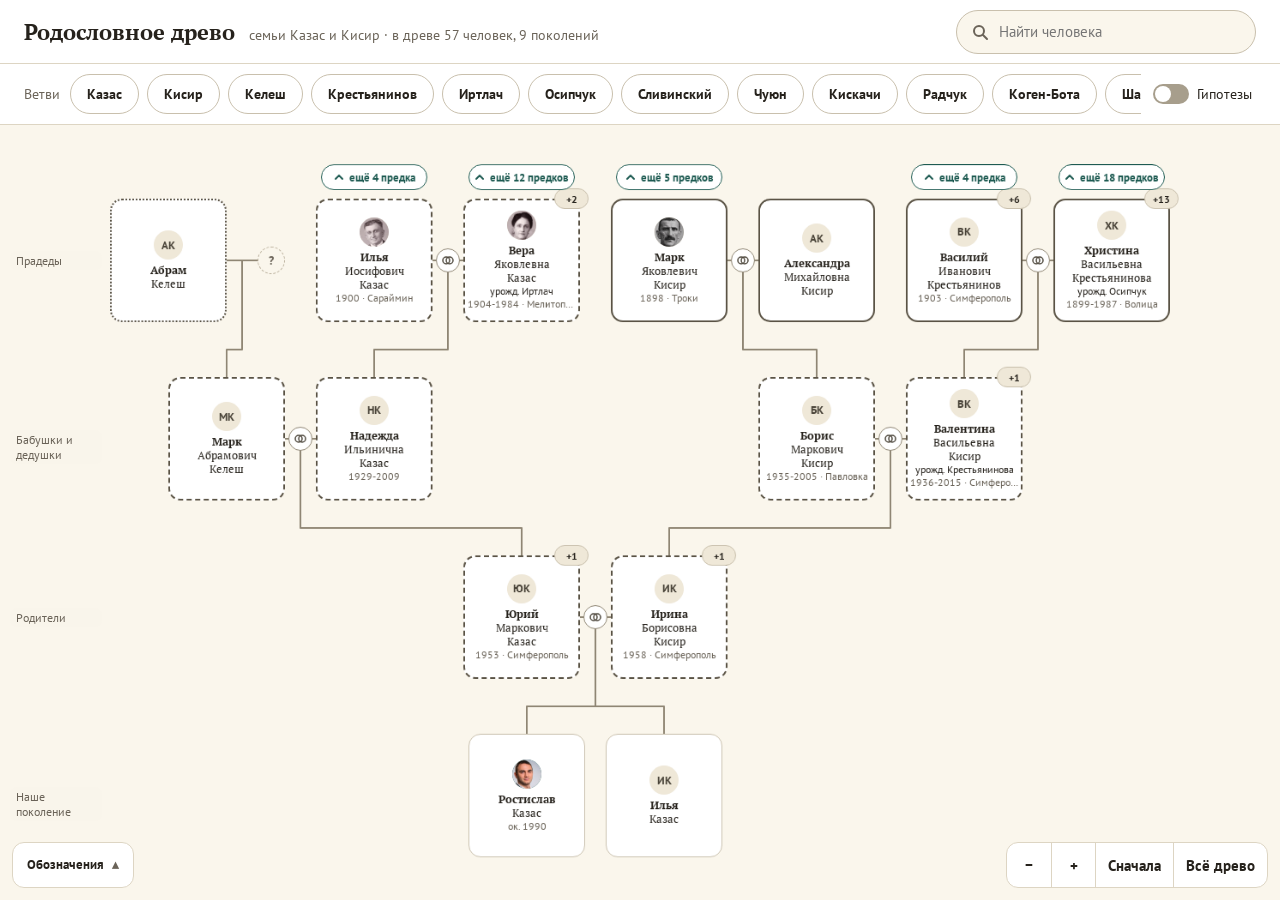
<file: site/index.html>
<!doctype html>
<html lang="ru">
<head>
<meta charset="utf-8">
<meta name="viewport" content="width=device-width, initial-scale=1">
<meta name="robots" content="noindex, nofollow">
<title>Родословное древо семьи Казас и Кисир</title>
<link rel="stylesheet" href="assets/style.css">
</head>
<body>
<header class="top">
  <div class="top-title">
    <h1>Родословное древо</h1>
    <span class="top-sub" id="top-sub">семьи Казас и Кисир</span>
  </div>
  <div class="search">
    <svg aria-hidden="true" width="18" height="18" viewBox="0 0 18 18"><circle cx="8" cy="8" r="5"></circle><path d="M12 12l4 4"></path></svg>
    <input id="q" type="search" autocomplete="off" aria-label="Найти человека" placeholder="Найти человека" aria-controls="results">
    <ul id="results" class="results" hidden></ul>
  </div>
</header>

<nav class="bar" aria-label="Ветви и настройки">
  <span class="bar-label">Ветви</span>
  <div class="chips" id="chips"></div>
  <label class="switch"><input type="checkbox" id="hyp"><span class="track" aria-hidden="true"><span class="knob"></span></span>Гипотезы</label>
</nav>

<main>
  <section id="view" class="view" tabindex="0" aria-label="Древо. Перетаскивайте мышью или пальцем, масштаб меняется колесом или жестом.">
    <div id="stage" class="stage"></div>
    <div id="gens" class="gens" aria-hidden="true"></div>
    <details class="legend" id="legend">
      <summary>Обозначения</summary>
      <ul>
        <li><span class="sample lv-doc"></span>родство подтверждено документом</li>
        <li><span class="sample lv-fam"></span>известно со слов семьи</li>
        <li><span class="sample lv-unv"></span>не проверено: чужое древо, расшифровка, отчество</li>
        <li><span class="sample lv-hyp"></span>гипотеза, видна при включённом переключателе</li>
        <li><span class="sample-knot"><svg aria-hidden="true" width="16" height="16" viewBox="0 0 16 16"><circle cx="6" cy="8" r="4"></circle><circle cx="10" cy="8" r="4"></circle></svg></span>узел брака, открывает сведения о паре</li>
        <li><span class="sample-stub">?</span>родитель неизвестен</li>
      </ul>
    </details>
    <div class="zoom" role="group" aria-label="Масштаб">
      <button type="button" id="z-out" aria-label="Уменьшить">−</button>
      <button type="button" id="z-in" aria-label="Увеличить">+</button>
      <button type="button" id="z-home">Сначала</button>
      <button type="button" id="z-all">Всё древо</button>
    </div>
  </section>
  <aside id="panel" class="panel" hidden aria-live="polite"></aside>
</main>

<div id="lightbox" class="lightbox" hidden role="dialog" aria-modal="true" aria-label="Снимок документа">
  <button type="button" class="lb-close" aria-label="Закрыть снимок">×</button>
  <figure><img id="lb-img" alt=""><figcaption id="lb-cap"></figcaption></figure>
</div>

<noscript><p class="noscript">Для древа нужен включённый JavaScript.</p></noscript>
<script src="data/derevo.js"></script>
<script src="assets/app.js"></script>
</body>
</html>
</file>
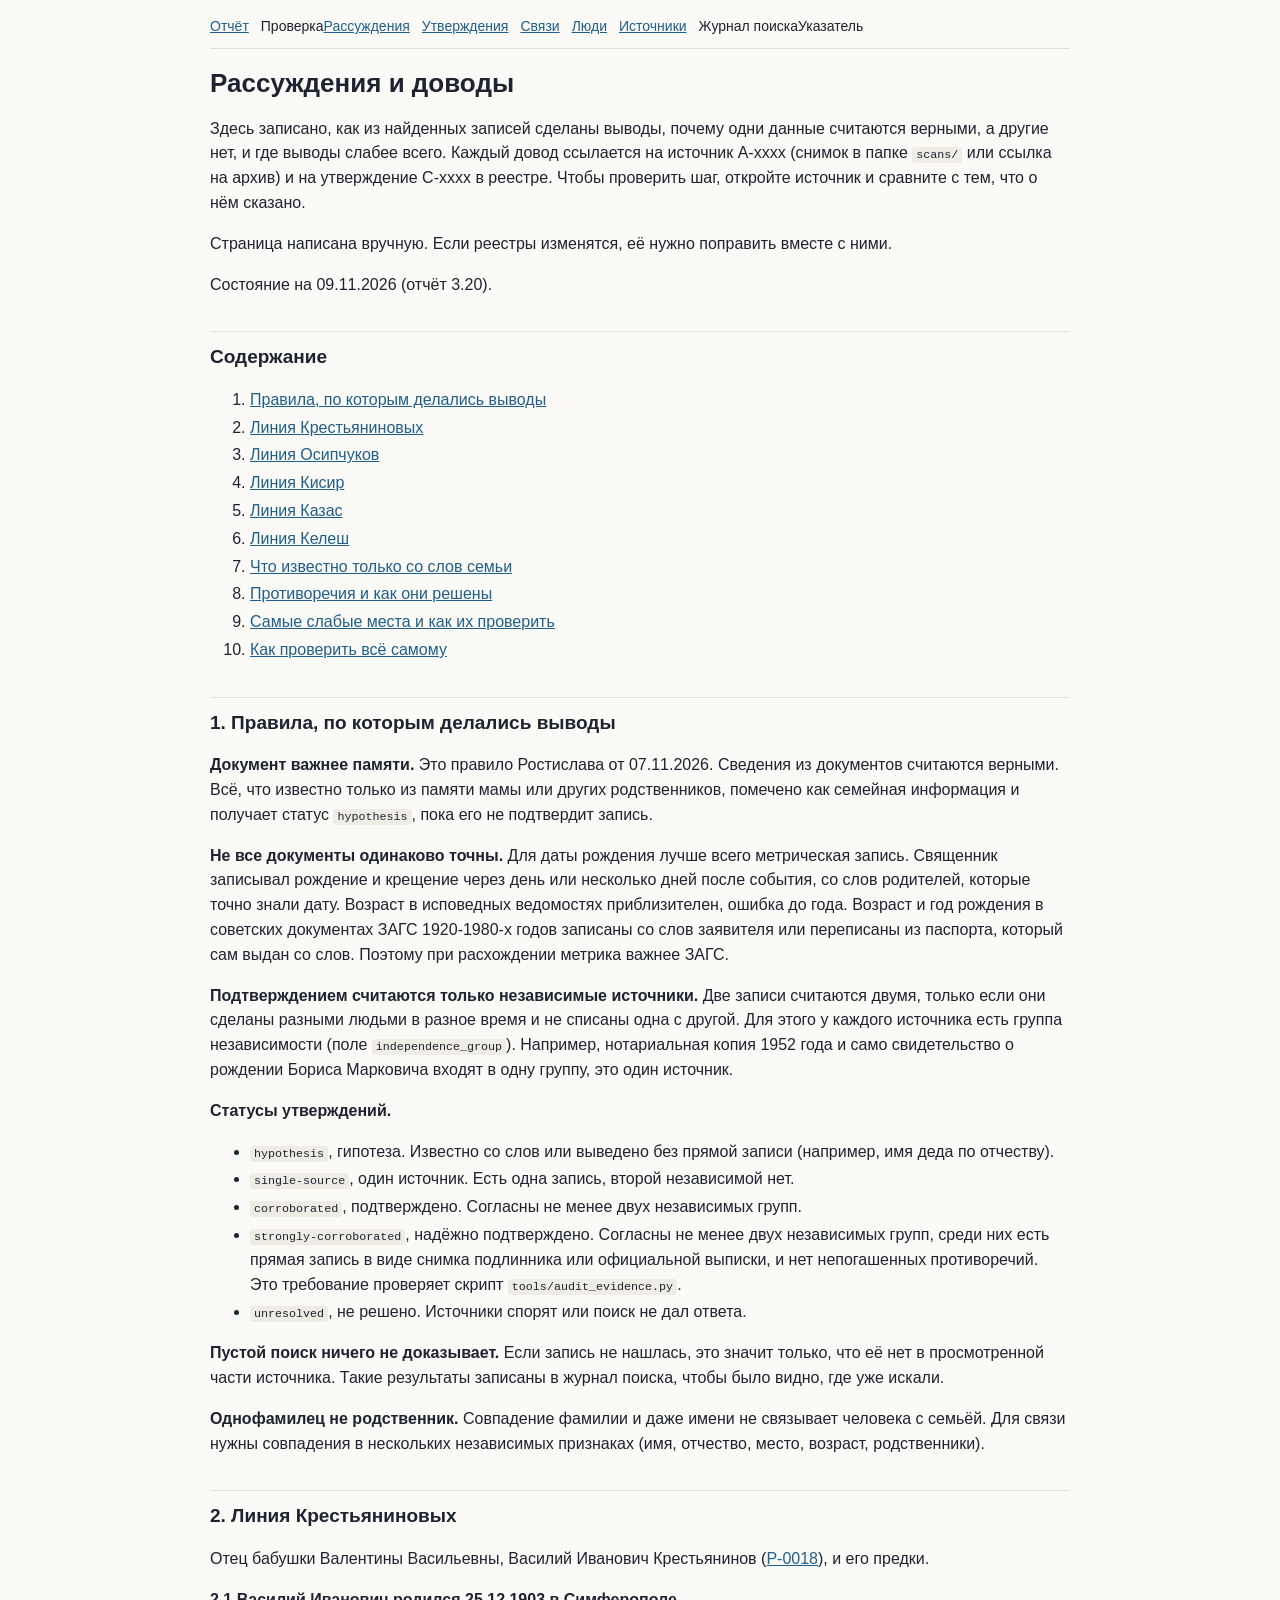
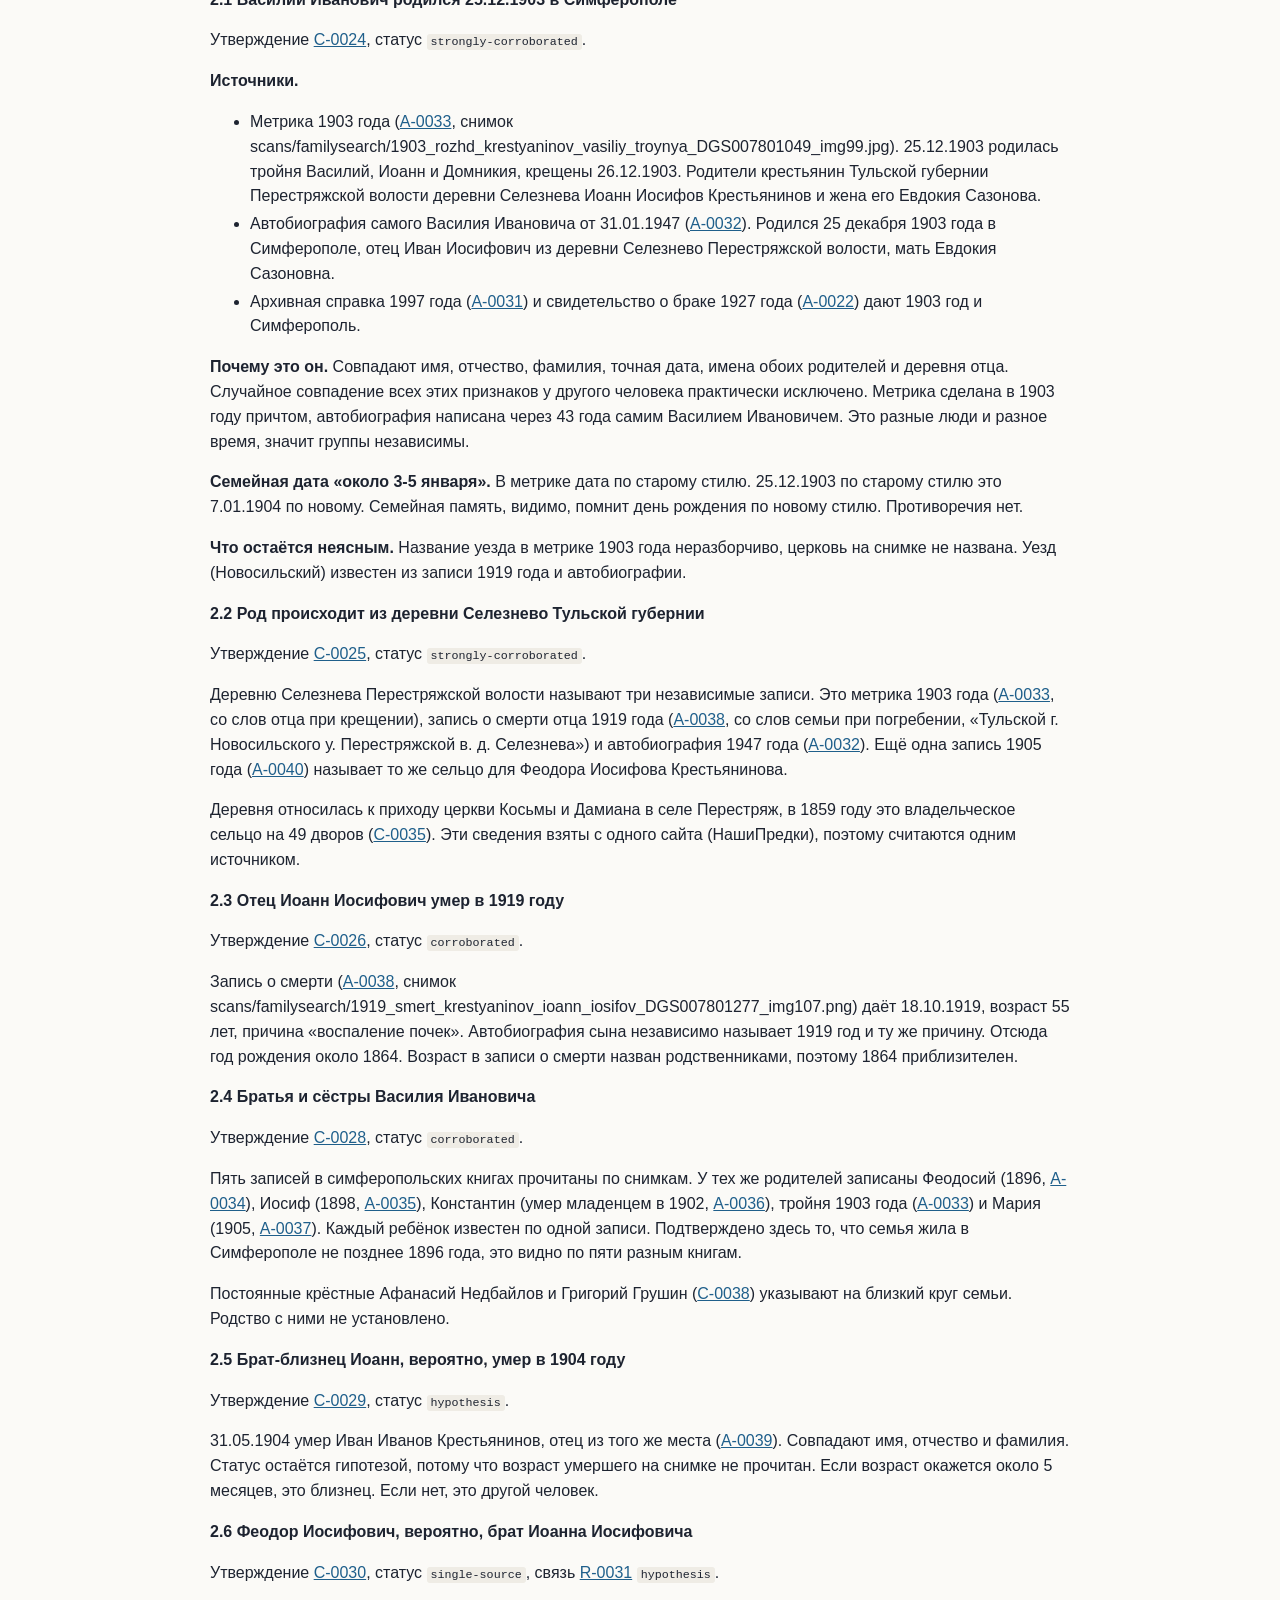
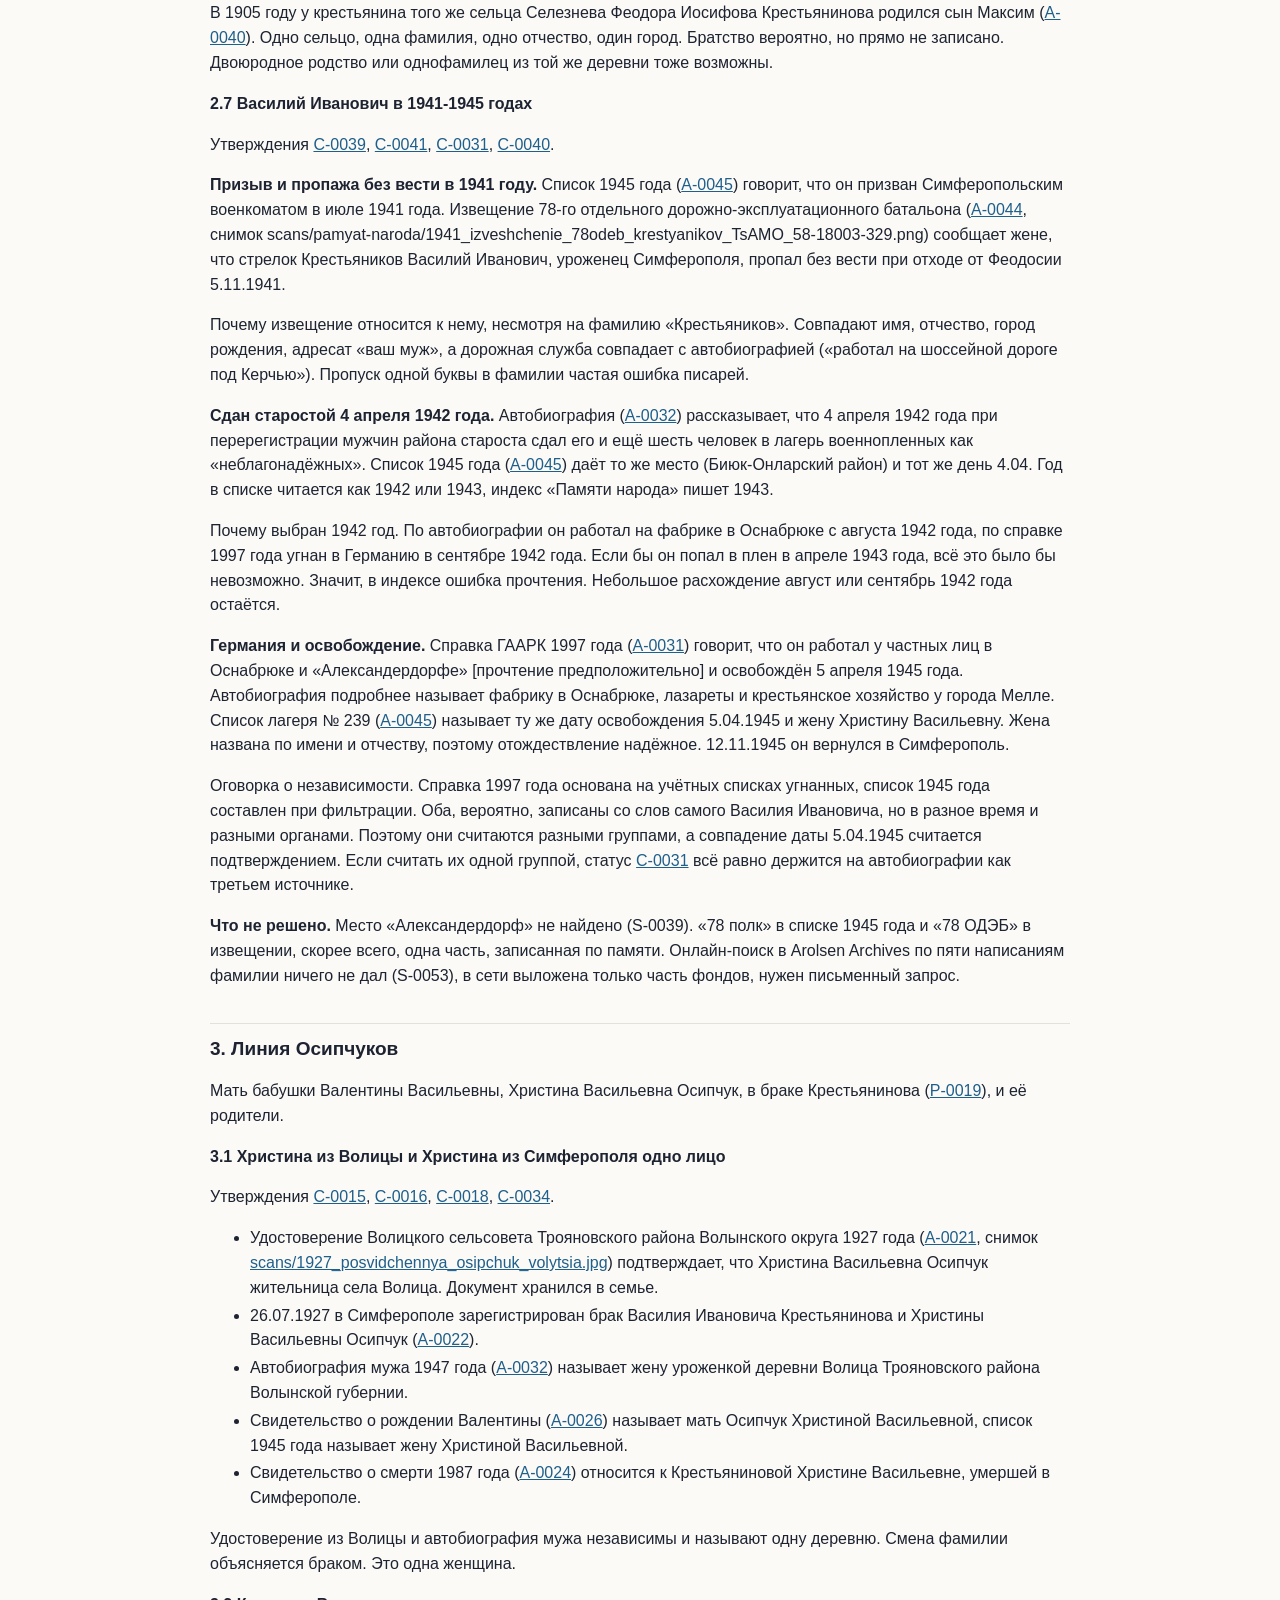
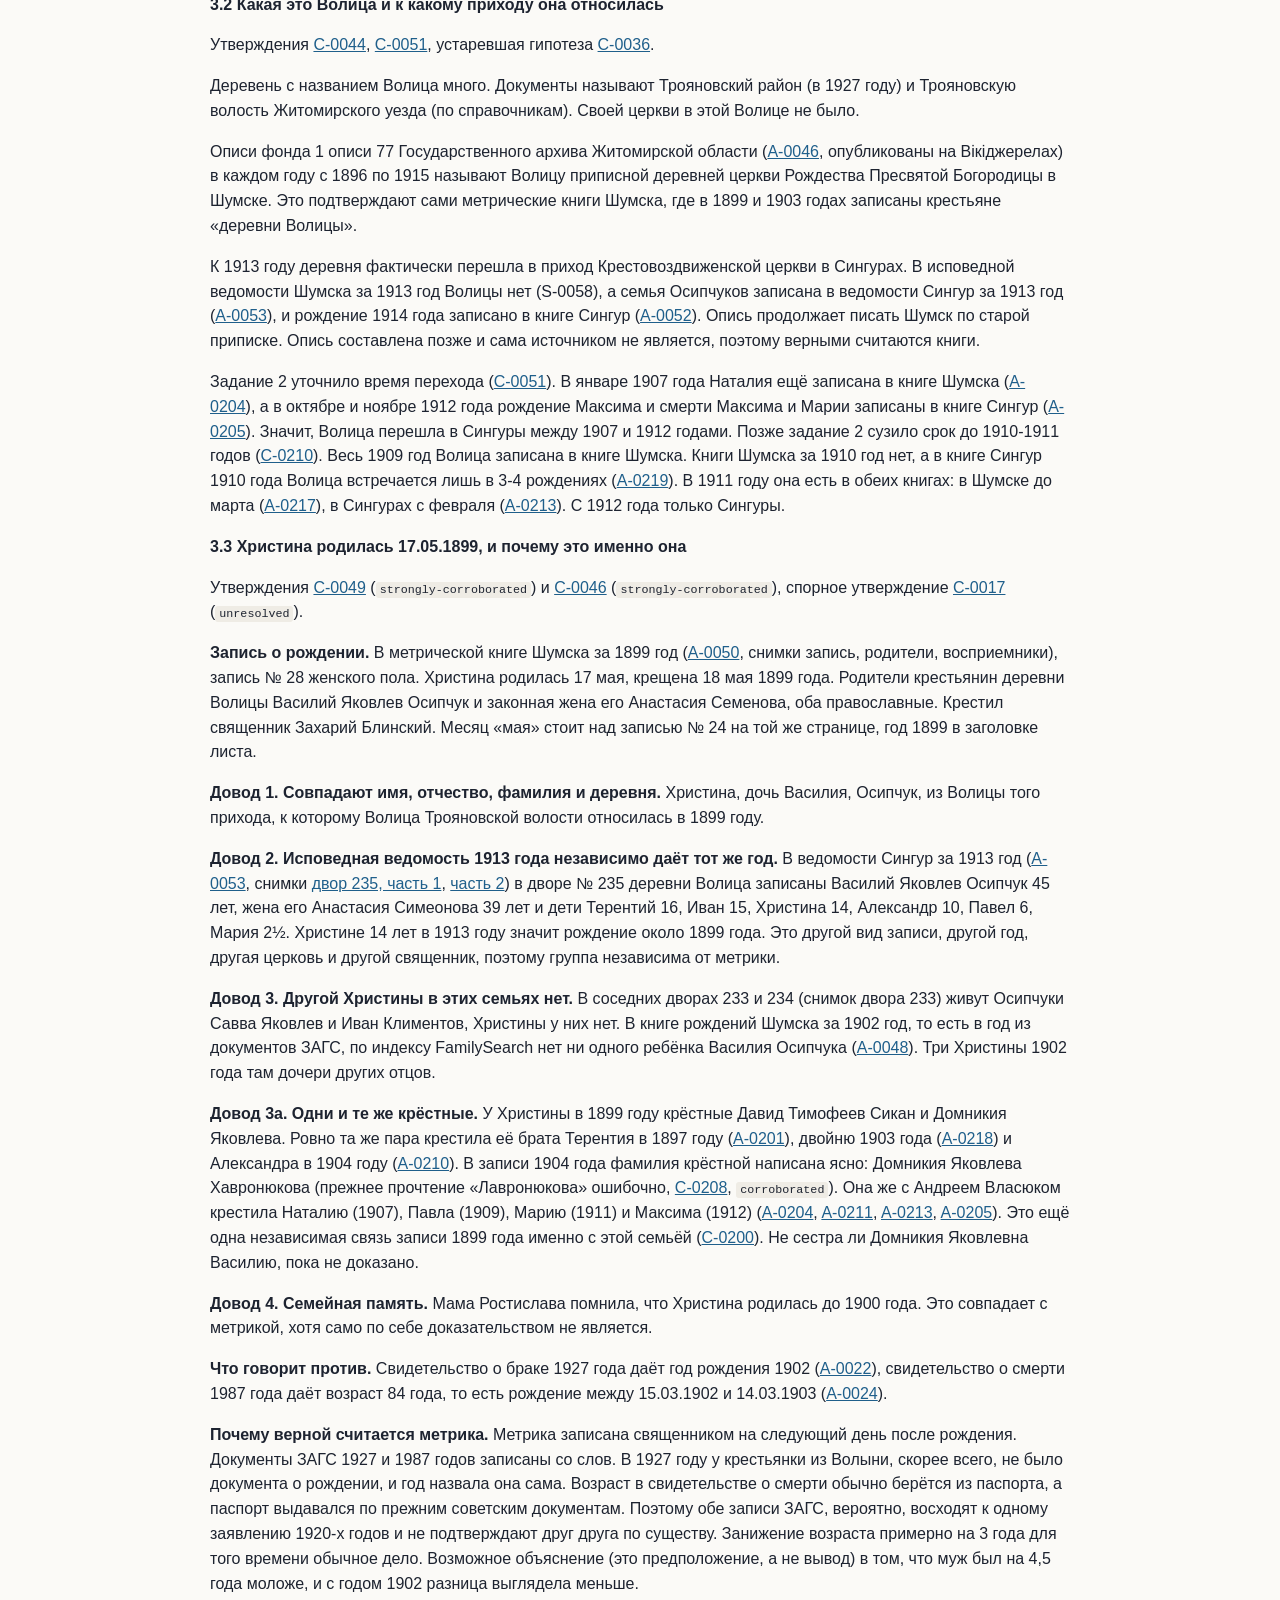
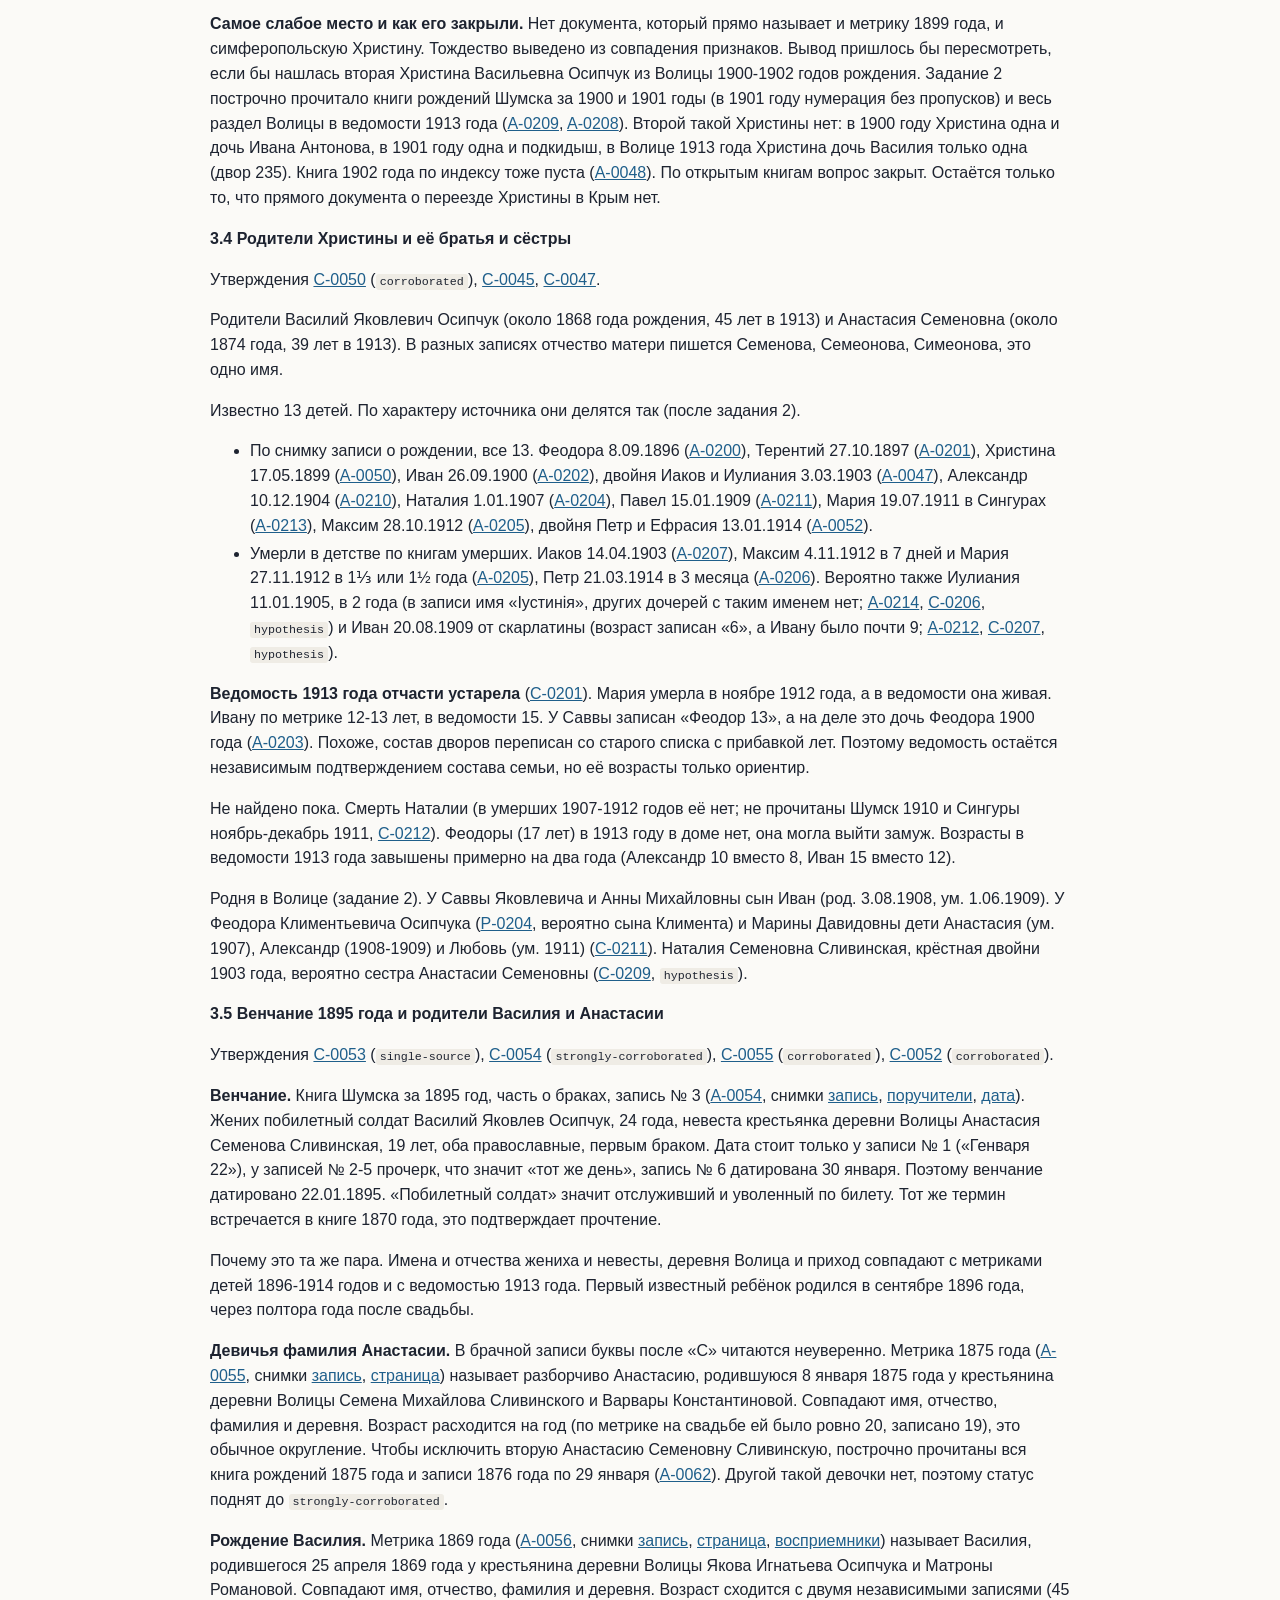
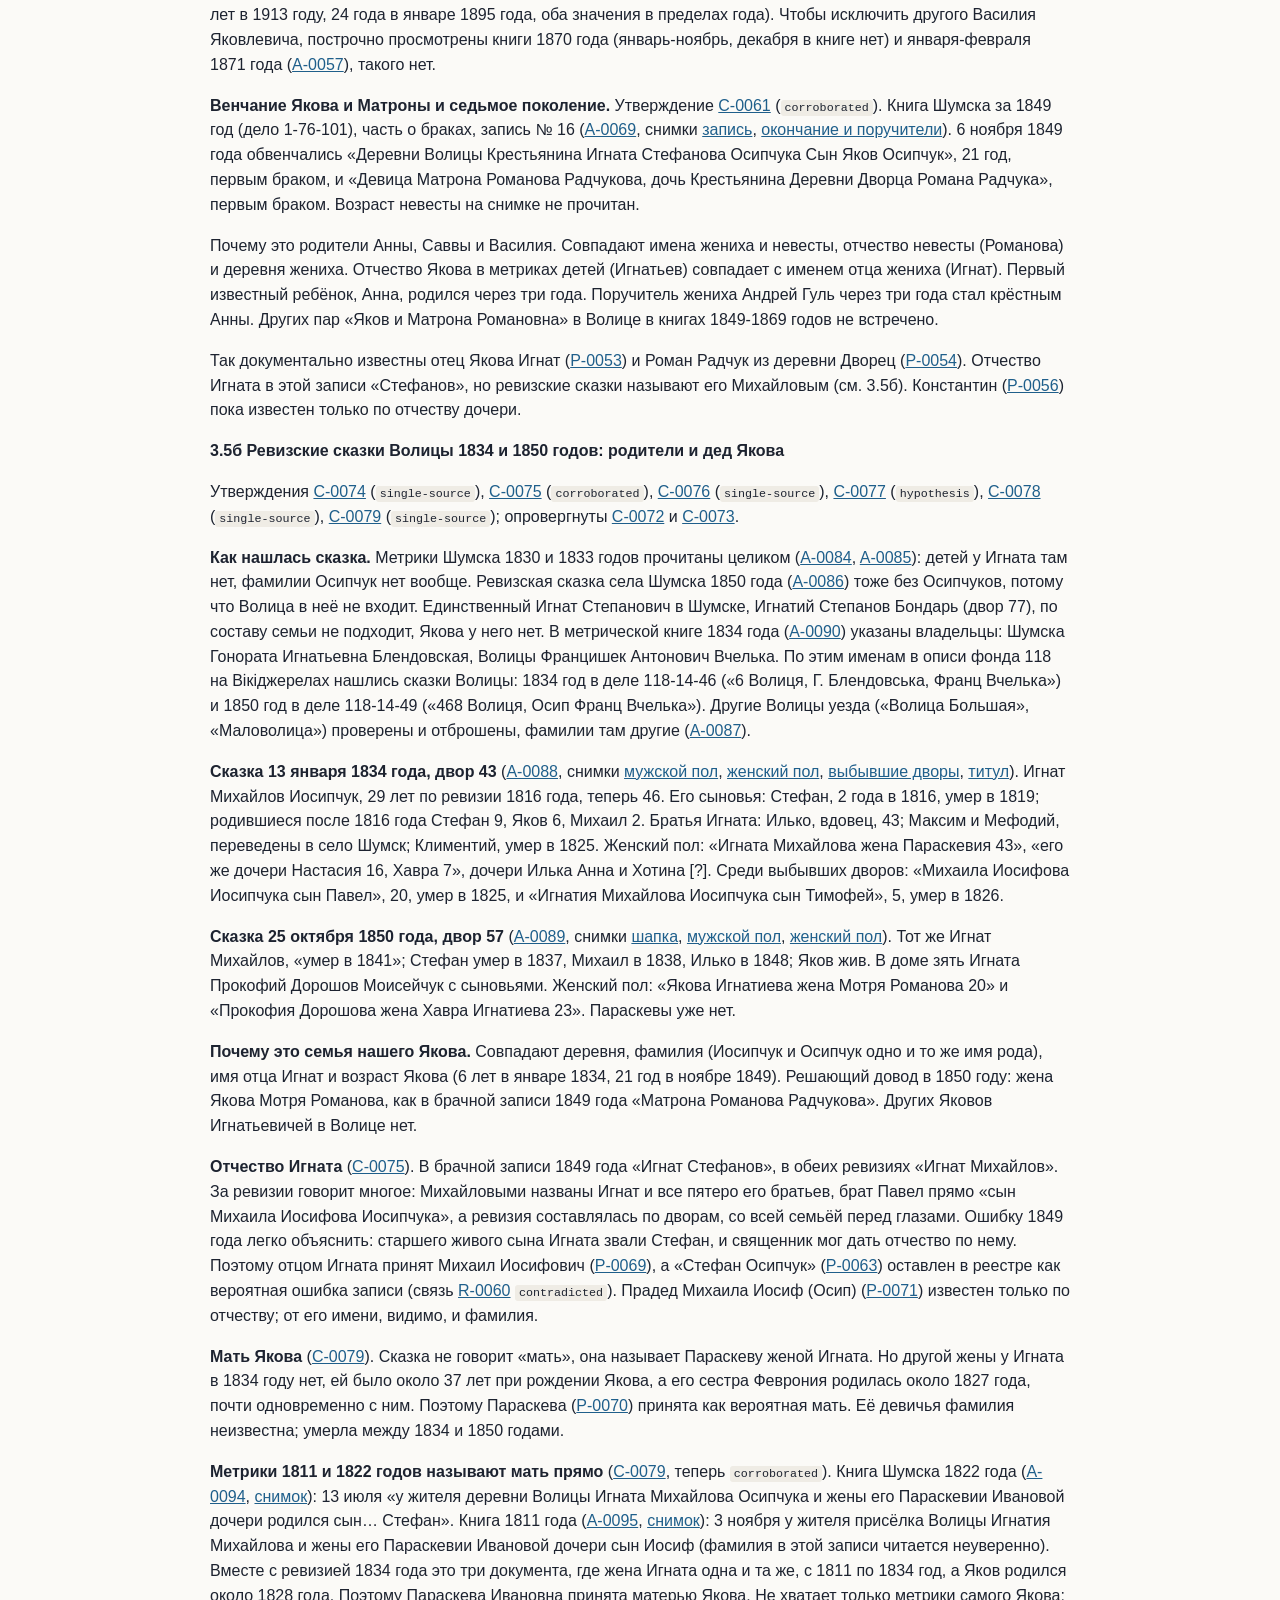
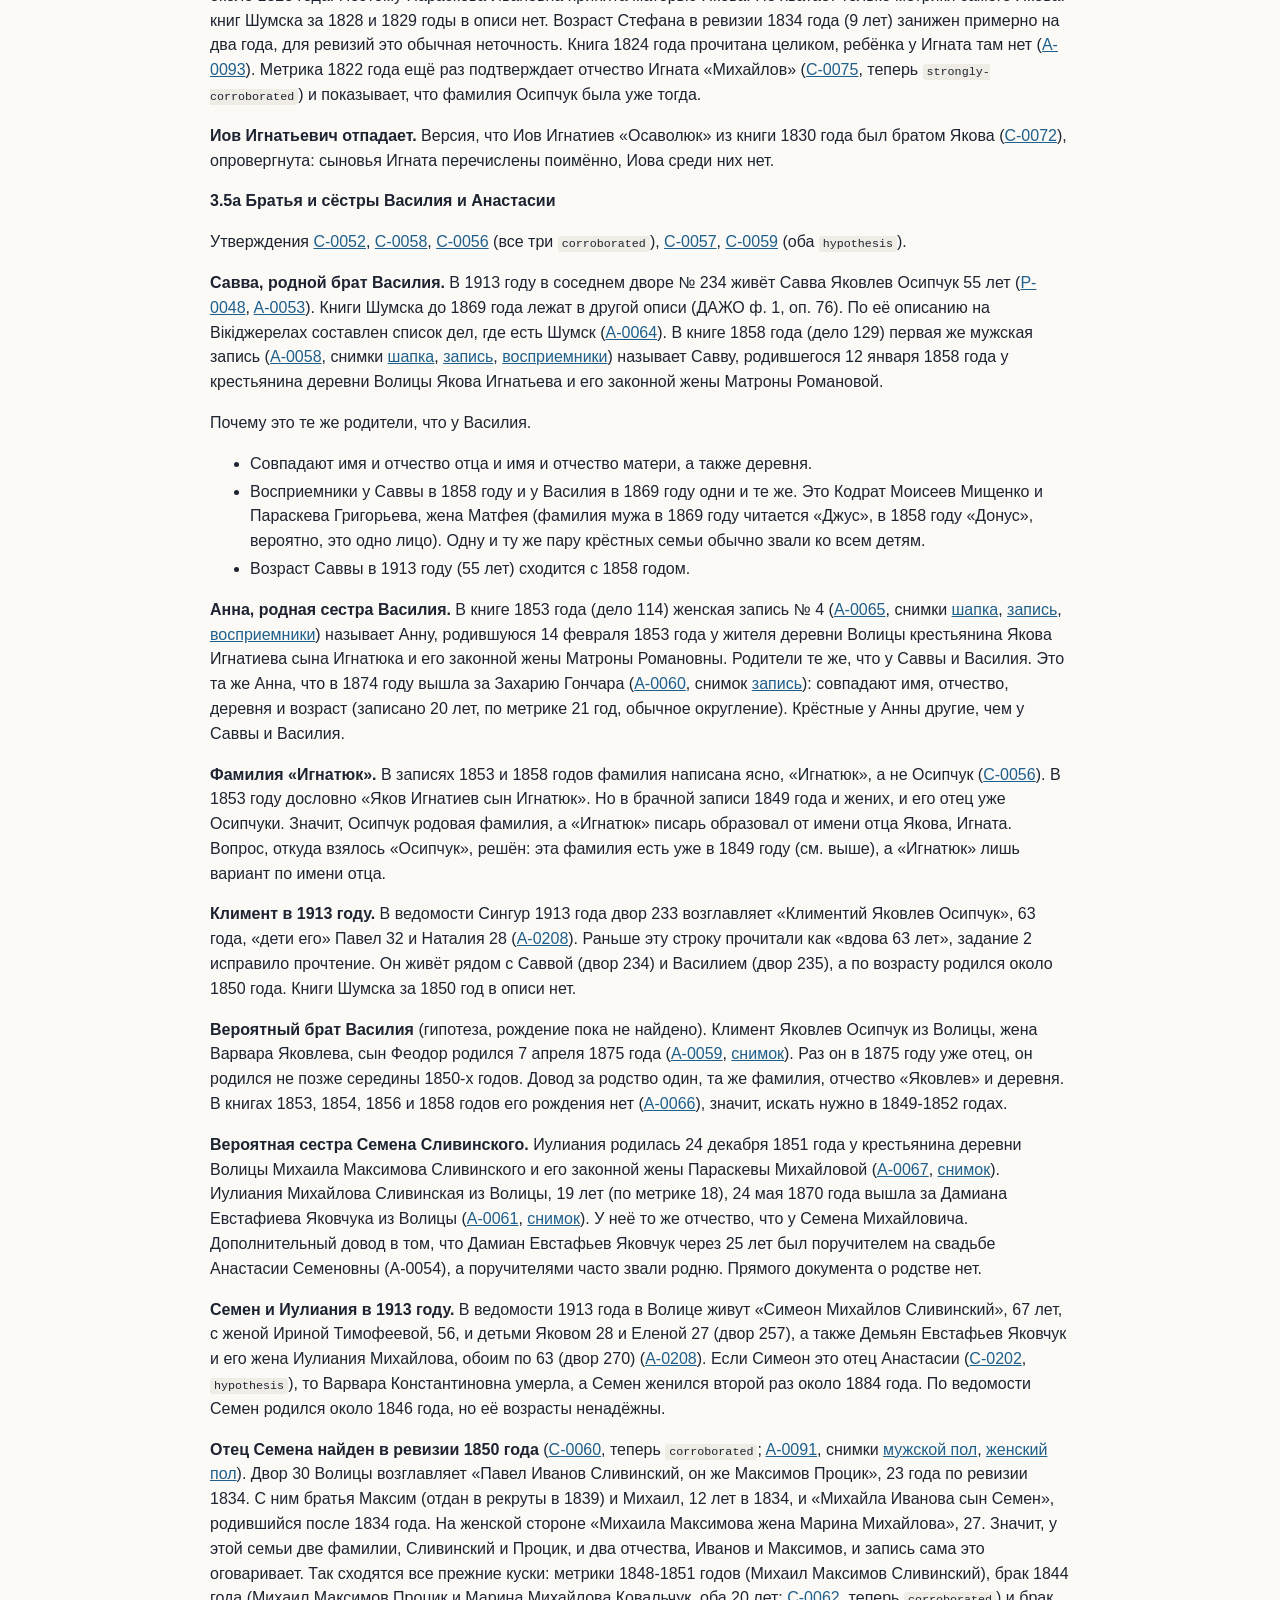
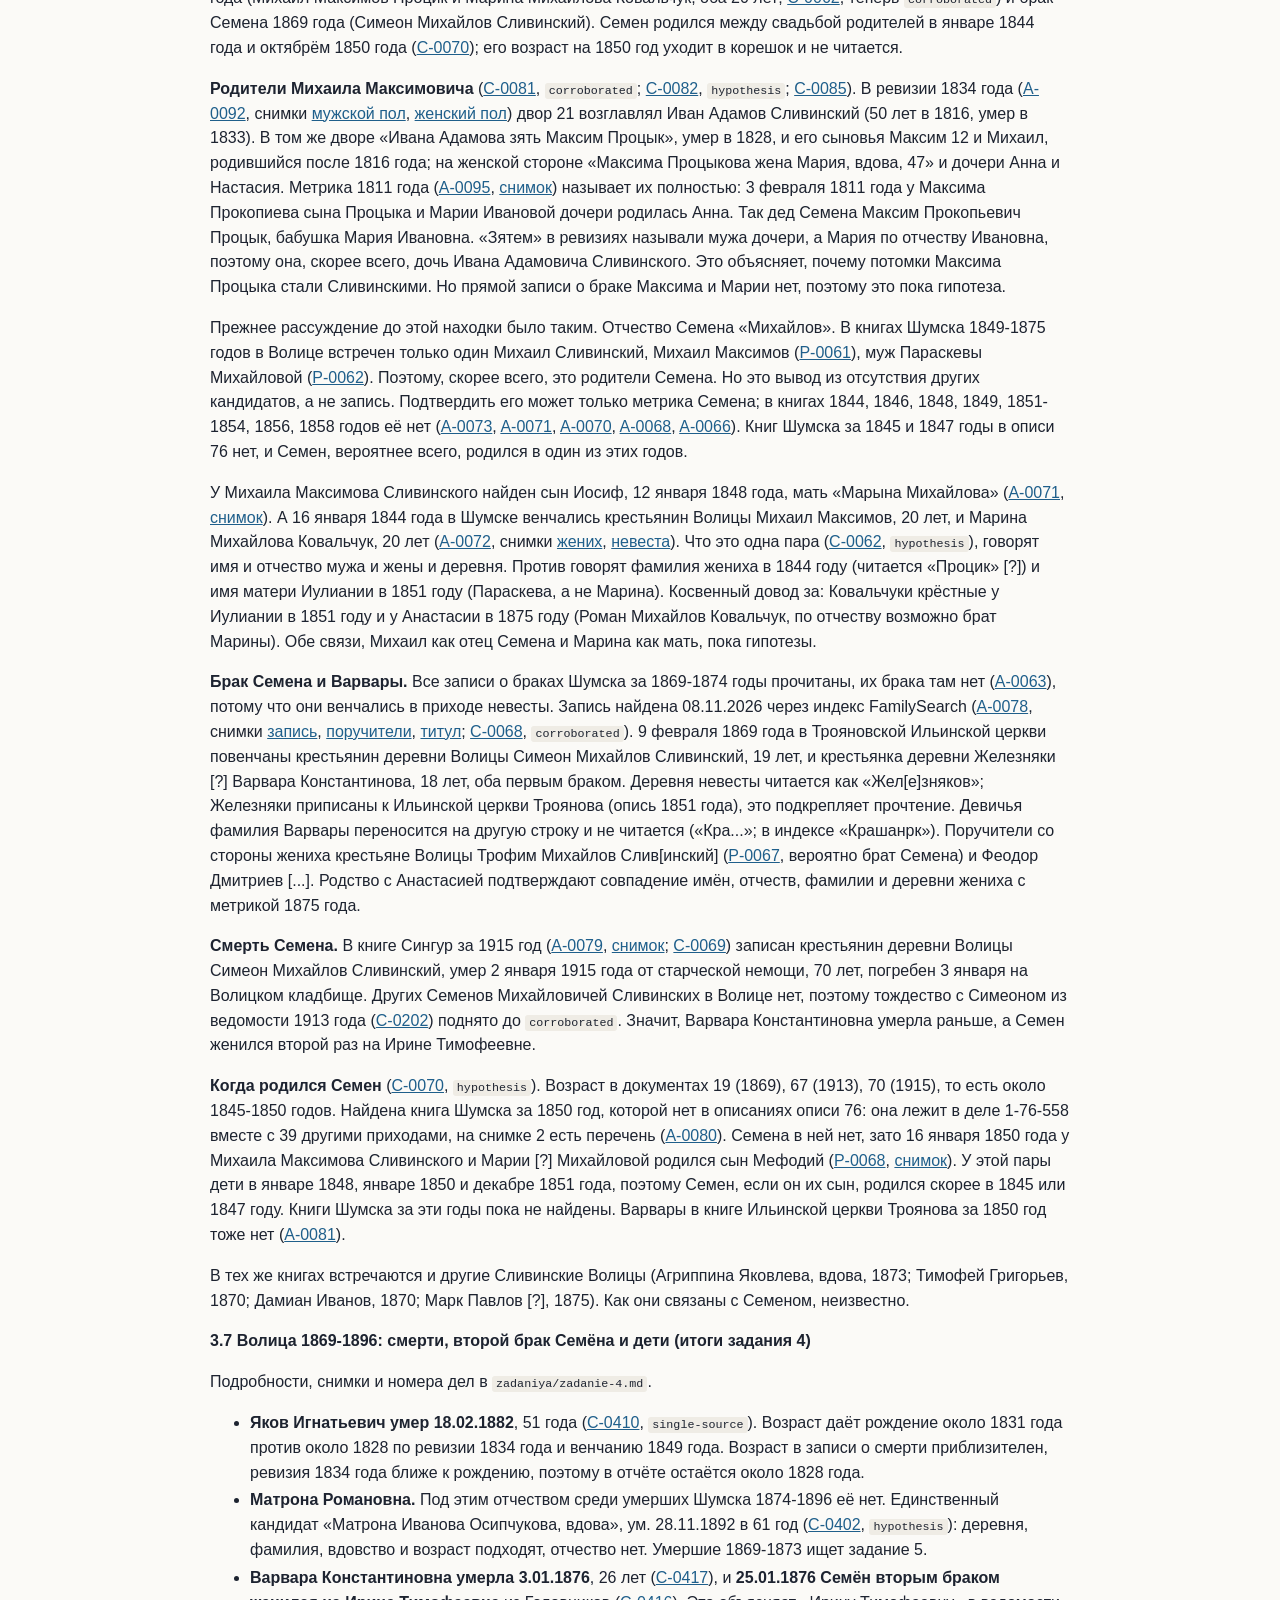
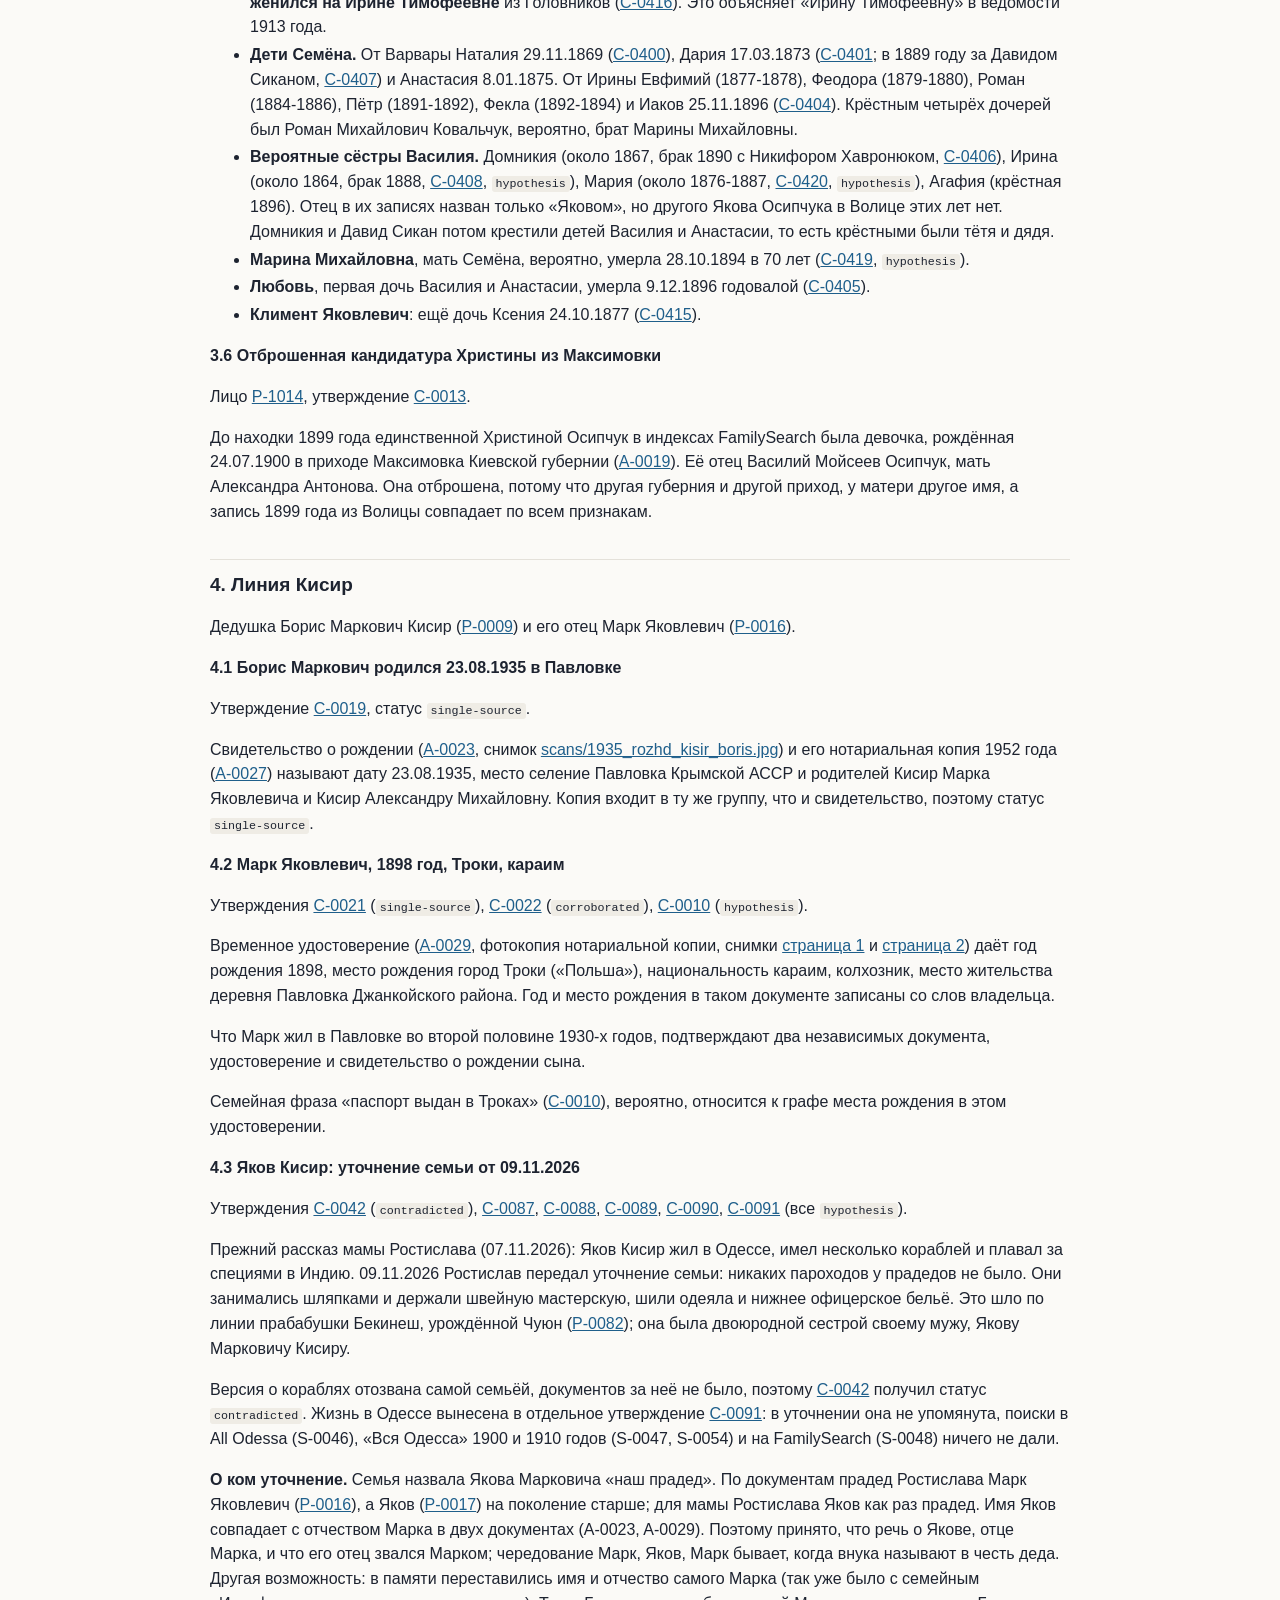
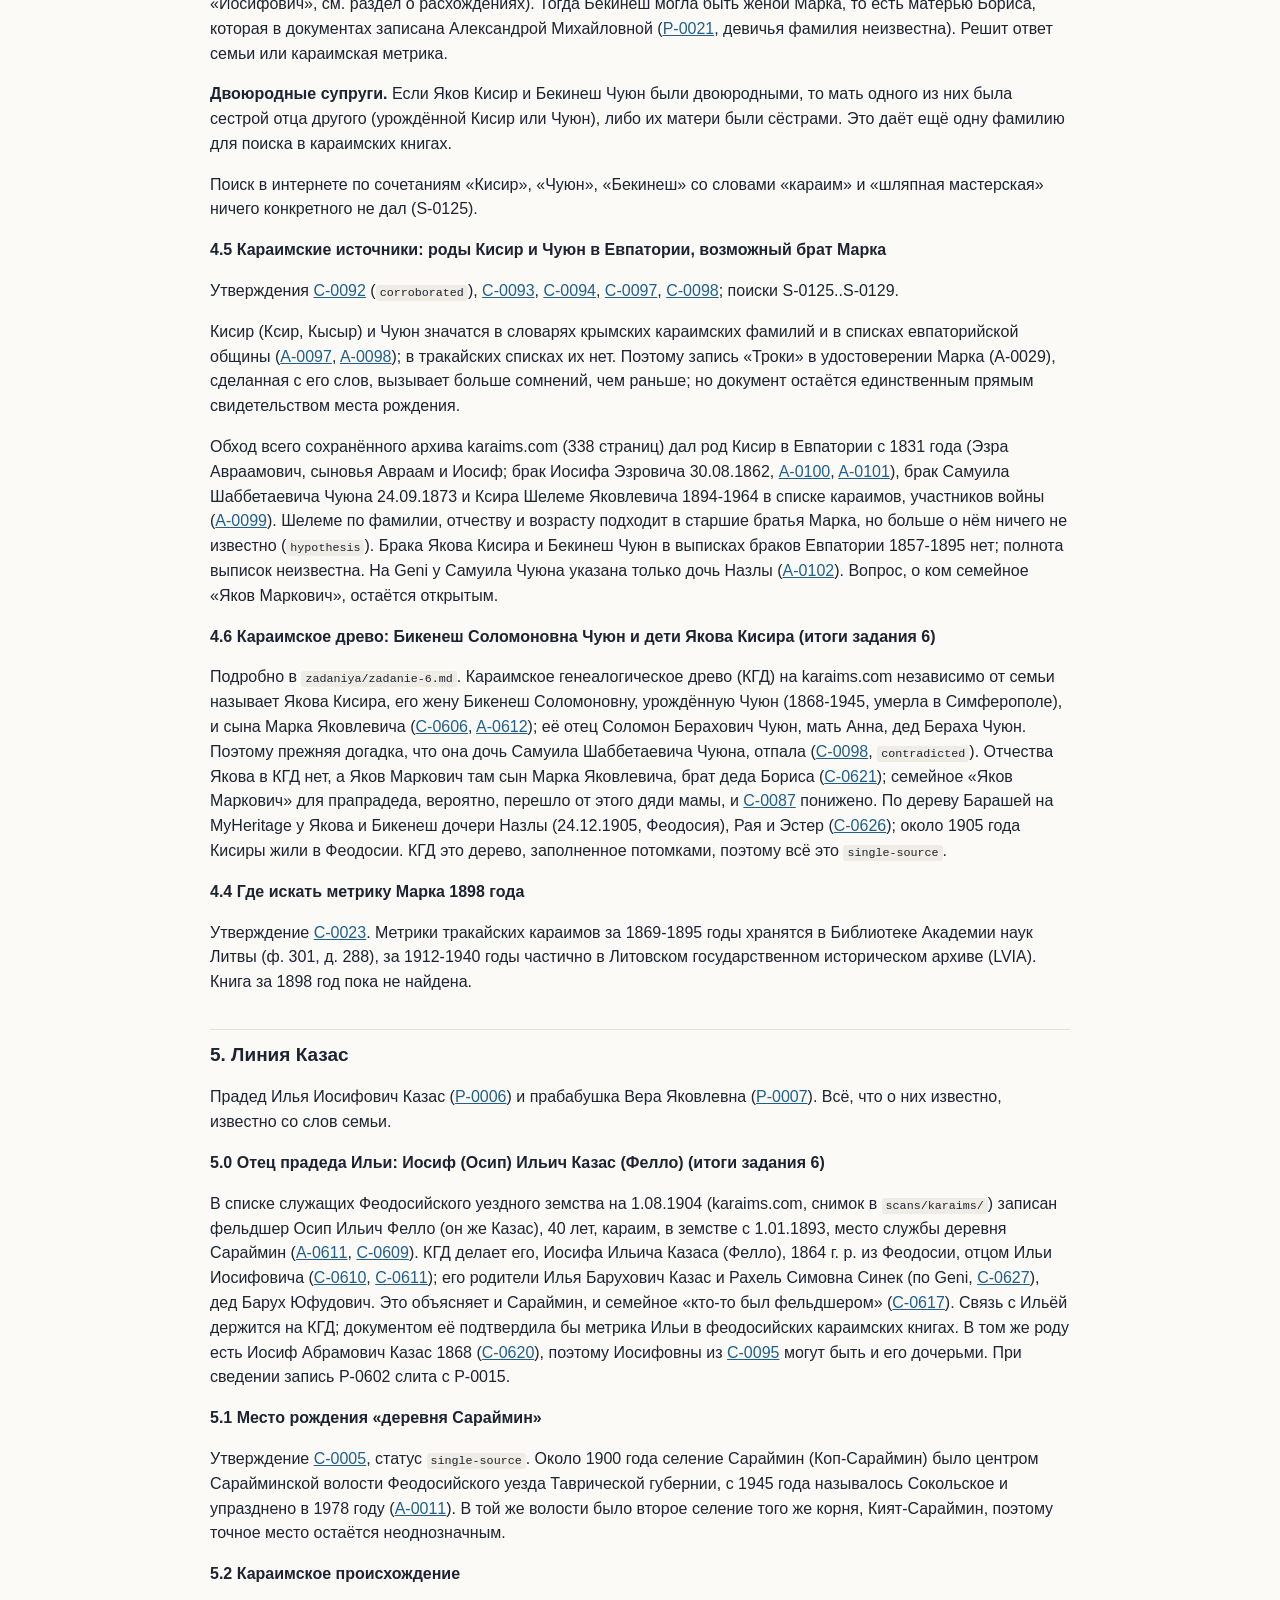
<file: site/docs/rassuzhdeniya.html>
<!DOCTYPE html>
<html lang="ru"><head><meta charset="utf-8"><meta name="viewport" content="width=device-width, initial-scale=1"><meta name="robots" content="noindex, nofollow"><title>Рассуждения и доводы</title><style>
body{font-family:-apple-system,BlinkMacSystemFont,"Segoe UI",Roboto,Arial,sans-serif;max-width:860px;margin:0 auto;padding:16px 18px 64px;line-height:1.55;color:#1d2330;background:#fbfaf7}
a{color:#1f5f8b;overflow-wrap:anywhere}
nav{font-size:14px;margin-bottom:18px;padding-bottom:10px;border-bottom:1px solid #ddd}
nav a{margin-right:12px;white-space:nowrap}
h1{font-size:26px;line-height:1.25}
h2{font-size:19px;margin-top:34px;padding-top:10px;border-top:1px solid #e4e1da}
h3{font-size:16px}
table{border-collapse:collapse;width:100%;font-size:14px;display:block;overflow-x:auto}
th,td{border:1px solid #ddd;padding:4px 7px;vertical-align:top;text-align:left}
th{background:#f0ede6}
code{background:#efece5;padding:1px 4px;border-radius:3px;font-size:90%}
pre{background:#efece5;padding:10px;overflow-x:auto}
blockquote{margin:0;padding:6px 12px;border-left:3px solid #c9c2b2;color:#555;background:#f4f2ec}
li{margin:3px 0}
</style></head><body><nav><a href="../index.html">Отчёт</a>Проверка<a href="rassuzhdeniya.html">Рассуждения</a><a href="utverzhdeniya.html">Утверждения</a><a href="svyazi.html">Связи</a><a href="lyudi.html">Люди</a><a href="istochniki.html">Источники</a>Журнал поискаУказатель</nav><h1 id="_1">Рассуждения и доводы</h1>
<p>Здесь записано, как из найденных записей сделаны выводы, почему одни данные считаются верными, а другие нет, и где выводы слабее всего. Каждый довод ссылается на источник A-xxxx (снимок в папке <code>scans/</code> или ссылка на архив) и на утверждение C-xxxx в реестре. Чтобы проверить шаг, откройте источник и сравните с тем, что о нём сказано.</p>
<p>Страница написана вручную. Если реестры изменятся, её нужно поправить вместе с ними.</p>
<p>Состояние на 09.11.2026 (отчёт 3.20).</p>
<h2 id="_2">Содержание</h2>
<ol>
<li><a href="#1">Правила, по которым делались выводы</a></li>
<li><a href="#2">Линия Крестьяниновых</a></li>
<li><a href="#3">Линия Осипчуков</a></li>
<li><a href="#4">Линия Кисир</a></li>
<li><a href="#5">Линия Казас</a></li>
<li><a href="#6">Линия Келеш</a></li>
<li><a href="#7">Что известно только со слов семьи</a></li>
<li><a href="#8">Противоречия и как они решены</a></li>
<li><a href="#9">Самые слабые места и как их проверить</a></li>
<li><a href="#10">Как проверить всё самому</a></li>
</ol>
<p><a id="1"></a></p>
<h2 id="1">1. Правила, по которым делались выводы</h2>
<p><strong>Документ важнее памяти.</strong> Это правило Ростислава от 07.11.2026. Сведения из документов считаются верными. Всё, что известно только из памяти мамы или других родственников, помечено как семейная информация и получает статус <code>hypothesis</code>, пока его не подтвердит запись.</p>
<p><strong>Не все документы одинаково точны.</strong> Для даты рождения лучше всего метрическая запись. Священник записывал рождение и крещение через день или несколько дней после события, со слов родителей, которые точно знали дату. Возраст в исповедных ведомостях приблизителен, ошибка до года. Возраст и год рождения в советских документах ЗАГС 1920-1980-х годов записаны со слов заявителя или переписаны из паспорта, который сам выдан со слов. Поэтому при расхождении метрика важнее ЗАГС.</p>
<p><strong>Подтверждением считаются только независимые источники.</strong> Две записи считаются двумя, только если они сделаны разными людьми в разное время и не списаны одна с другой. Для этого у каждого источника есть группа независимости (поле <code>independence_group</code>). Например, нотариальная копия 1952 года и само свидетельство о рождении Бориса Марковича входят в одну группу, это один источник.</p>
<p><strong>Статусы утверждений.</strong></p>
<ul>
<li><code>hypothesis</code>, гипотеза. Известно со слов или выведено без прямой записи (например, имя деда по отчеству).</li>
<li><code>single-source</code>, один источник. Есть одна запись, второй независимой нет.</li>
<li><code>corroborated</code>, подтверждено. Согласны не менее двух независимых групп.</li>
<li><code>strongly-corroborated</code>, надёжно подтверждено. Согласны не менее двух независимых групп, среди них есть прямая запись в виде снимка подлинника или официальной выписки, и нет непогашенных противоречий. Это требование проверяет скрипт <code>tools/audit_evidence.py</code>.</li>
<li><code>unresolved</code>, не решено. Источники спорят или поиск не дал ответа.</li>
</ul>
<p><strong>Пустой поиск ничего не доказывает.</strong> Если запись не нашлась, это значит только, что её нет в просмотренной части источника. Такие результаты записаны в журнал поиска, чтобы было видно, где уже искали.</p>
<p><strong>Однофамилец не родственник.</strong> Совпадение фамилии и даже имени не связывает человека с семьёй. Для связи нужны совпадения в нескольких независимых признаках (имя, отчество, место, возраст, родственники).</p>
<p><a id="2"></a></p>
<h2 id="2">2. Линия Крестьяниновых</h2>
<p>Отец бабушки Валентины Васильевны, Василий Иванович Крестьянинов (<a href="lyudi.html#p-0018">P-0018</a>), и его предки.</p>
<h3 id="21-25121903">2.1 Василий Иванович родился 25.12.1903 в Симферополе</h3>
<p>Утверждение <a href="utverzhdeniya.html#c-0024">C-0024</a>, статус <code>strongly-corroborated</code>.</p>
<p><strong>Источники.</strong></p>
<ul>
<li>Метрика 1903 года (<a href="istochniki.html#a-0033">A-0033</a>, снимок scans/familysearch/1903_rozhd_krestyaninov_vasiliy_troynya_DGS007801049_img99.jpg). 25.12.1903 родилась тройня Василий, Иоанн и Домникия, крещены 26.12.1903. Родители крестьянин Тульской губернии Перестряжской волости деревни Селезнева Иоанн Иосифов Крестьянинов и жена его Евдокия Сазонова.</li>
<li>Автобиография самого Василия Ивановича от 31.01.1947 (<a href="istochniki.html#a-0032">A-0032</a>). Родился 25 декабря 1903 года в Симферополе, отец Иван Иосифович из деревни Селезнево Перестряжской волости, мать Евдокия Сазоновна.</li>
<li>Архивная справка 1997 года (<a href="istochniki.html#a-0031">A-0031</a>) и свидетельство о браке 1927 года (<a href="istochniki.html#a-0022">A-0022</a>) дают 1903 год и Симферополь.</li>
</ul>
<p><strong>Почему это он.</strong> Совпадают имя, отчество, фамилия, точная дата, имена обоих родителей и деревня отца. Случайное совпадение всех этих признаков у другого человека практически исключено. Метрика сделана в 1903 году причтом, автобиография написана через 43 года самим Василием Ивановичем. Это разные люди и разное время, значит группы независимы.</p>
<p><strong>Семейная дата «около 3-5 января».</strong> В метрике дата по старому стилю. 25.12.1903 по старому стилю это 7.01.1904 по новому. Семейная память, видимо, помнит день рождения по новому стилю. Противоречия нет.</p>
<p><strong>Что остаётся неясным.</strong> Название уезда в метрике 1903 года неразборчиво, церковь на снимке не названа. Уезд (Новосильский) известен из записи 1919 года и автобиографии.</p>
<h3 id="22">2.2 Род происходит из деревни Селезнево Тульской губернии</h3>
<p>Утверждение <a href="utverzhdeniya.html#c-0025">C-0025</a>, статус <code>strongly-corroborated</code>.</p>
<p>Деревню Селезнева Перестряжской волости называют три независимые записи. Это метрика 1903 года (<a href="istochniki.html#a-0033">A-0033</a>, со слов отца при крещении), запись о смерти отца 1919 года (<a href="istochniki.html#a-0038">A-0038</a>, со слов семьи при погребении, «Тульской г. Новосильского у. Перестряжской в. д. Селезнева») и автобиография 1947 года (<a href="istochniki.html#a-0032">A-0032</a>). Ещё одна запись 1905 года (<a href="istochniki.html#a-0040">A-0040</a>) называет то же сельцо для Феодора Иосифова Крестьянинова.</p>
<p>Деревня относилась к приходу церкви Косьмы и Дамиана в селе Перестряж, в 1859 году это владельческое сельцо на 49 дворов (<a href="utverzhdeniya.html#c-0035">C-0035</a>). Эти сведения взяты с одного сайта (НашиПредки), поэтому считаются одним источником.</p>
<h3 id="23-1919">2.3 Отец Иоанн Иосифович умер в 1919 году</h3>
<p>Утверждение <a href="utverzhdeniya.html#c-0026">C-0026</a>, статус <code>corroborated</code>.</p>
<p>Запись о смерти (<a href="istochniki.html#a-0038">A-0038</a>, снимок scans/familysearch/1919_smert_krestyaninov_ioann_iosifov_DGS007801277_img107.png) даёт 18.10.1919, возраст 55 лет, причина «воспаление почек». Автобиография сына независимо называет 1919 год и ту же причину. Отсюда год рождения около 1864. Возраст в записи о смерти назван родственниками, поэтому 1864 приблизителен.</p>
<h3 id="24">2.4 Братья и сёстры Василия Ивановича</h3>
<p>Утверждение <a href="utverzhdeniya.html#c-0028">C-0028</a>, статус <code>corroborated</code>.</p>
<p>Пять записей в симферопольских книгах прочитаны по снимкам. У тех же родителей записаны Феодосий (1896, <a href="istochniki.html#a-0034">A-0034</a>), Иосиф (1898, <a href="istochniki.html#a-0035">A-0035</a>), Константин (умер младенцем в 1902, <a href="istochniki.html#a-0036">A-0036</a>), тройня 1903 года (<a href="istochniki.html#a-0033">A-0033</a>) и Мария (1905, <a href="istochniki.html#a-0037">A-0037</a>). Каждый ребёнок известен по одной записи. Подтверждено здесь то, что семья жила в Симферополе не позднее 1896 года, это видно по пяти разным книгам.</p>
<p>Постоянные крёстные Афанасий Недбайлов и Григорий Грушин (<a href="utverzhdeniya.html#c-0038">C-0038</a>) указывают на близкий круг семьи. Родство с ними не установлено.</p>
<h3 id="25-1904">2.5 Брат-близнец Иоанн, вероятно, умер в 1904 году</h3>
<p>Утверждение <a href="utverzhdeniya.html#c-0029">C-0029</a>, статус <code>hypothesis</code>.</p>
<p>31.05.1904 умер Иван Иванов Крестьянинов, отец из того же места (<a href="istochniki.html#a-0039">A-0039</a>). Совпадают имя, отчество и фамилия. Статус остаётся гипотезой, потому что возраст умершего на снимке не прочитан. Если возраст окажется около 5 месяцев, это близнец. Если нет, это другой человек.</p>
<h3 id="26">2.6 Феодор Иосифович, вероятно, брат Иоанна Иосифовича</h3>
<p>Утверждение <a href="utverzhdeniya.html#c-0030">C-0030</a>, статус <code>single-source</code>, связь <a href="svyazi.html#r-0031">R-0031</a> <code>hypothesis</code>.</p>
<p>В 1905 году у крестьянина того же сельца Селезнева Феодора Иосифова Крестьянинова родился сын Максим (<a href="istochniki.html#a-0040">A-0040</a>). Одно сельцо, одна фамилия, одно отчество, один город. Братство вероятно, но прямо не записано. Двоюродное родство или однофамилец из той же деревни тоже возможны.</p>
<h3 id="27-1941-1945">2.7 Василий Иванович в 1941-1945 годах</h3>
<p>Утверждения <a href="utverzhdeniya.html#c-0039">C-0039</a>, <a href="utverzhdeniya.html#c-0041">C-0041</a>, <a href="utverzhdeniya.html#c-0031">C-0031</a>, <a href="utverzhdeniya.html#c-0040">C-0040</a>.</p>
<p><strong>Призыв и пропажа без вести в 1941 году.</strong> Список 1945 года (<a href="istochniki.html#a-0045">A-0045</a>) говорит, что он призван Симферопольским военкоматом в июле 1941 года. Извещение 78-го отдельного дорожно-эксплуатационного батальона (<a href="istochniki.html#a-0044">A-0044</a>, снимок scans/pamyat-naroda/1941_izveshchenie_78odeb_krestyanikov_TsAMO_58-18003-329.png) сообщает жене, что стрелок Крестьяников Василий Иванович, уроженец Симферополя, пропал без вести при отходе от Феодосии 5.11.1941.</p>
<p>Почему извещение относится к нему, несмотря на фамилию «Крестьяников». Совпадают имя, отчество, город рождения, адресат «ваш муж», а дорожная служба совпадает с автобиографией («работал на шоссейной дороге под Керчью»). Пропуск одной буквы в фамилии частая ошибка писарей.</p>
<p><strong>Сдан старостой 4 апреля 1942 года.</strong> Автобиография (<a href="istochniki.html#a-0032">A-0032</a>) рассказывает, что 4 апреля 1942 года при перерегистрации мужчин района староста сдал его и ещё шесть человек в лагерь военнопленных как «неблагонадёжных». Список 1945 года (<a href="istochniki.html#a-0045">A-0045</a>) даёт то же место (Биюк-Онларский район) и тот же день 4.04. Год в списке читается как 1942 или 1943, индекс «Памяти народа» пишет 1943.</p>
<p>Почему выбран 1942 год. По автобиографии он работал на фабрике в Оснабрюке с августа 1942 года, по справке 1997 года угнан в Германию в сентябре 1942 года. Если бы он попал в плен в апреле 1943 года, всё это было бы невозможно. Значит, в индексе ошибка прочтения. Небольшое расхождение август или сентябрь 1942 года остаётся.</p>
<p><strong>Германия и освобождение.</strong> Справка ГААРК 1997 года (<a href="istochniki.html#a-0031">A-0031</a>) говорит, что он работал у частных лиц в Оснабрюке и «Александердорфе» [прочтение предположительно] и освобождён 5 апреля 1945 года. Автобиография подробнее называет фабрику в Оснабрюке, лазареты и крестьянское хозяйство у города Мелле. Список лагеря № 239 (<a href="istochniki.html#a-0045">A-0045</a>) называет ту же дату освобождения 5.04.1945 и жену Христину Васильевну. Жена названа по имени и отчеству, поэтому отождествление надёжное. 12.11.1945 он вернулся в Симферополь.</p>
<p>Оговорка о независимости. Справка 1997 года основана на учётных списках угнанных, список 1945 года составлен при фильтрации. Оба, вероятно, записаны со слов самого Василия Ивановича, но в разное время и разными органами. Поэтому они считаются разными группами, а совпадение даты 5.04.1945 считается подтверждением. Если считать их одной группой, статус <a href="utverzhdeniya.html#c-0031">C-0031</a> всё равно держится на автобиографии как третьем источнике.</p>
<p><strong>Что не решено.</strong> Место «Александердорф» не найдено (S-0039). «78 полк» в списке 1945 года и «78 ОДЭБ» в извещении, скорее всего, одна часть, записанная по памяти. Онлайн-поиск в Arolsen Archives по пяти написаниям фамилии ничего не дал (S-0053), в сети выложена только часть фондов, нужен письменный запрос.</p>
<p><a id="3"></a></p>
<h2 id="3">3. Линия Осипчуков</h2>
<p>Мать бабушки Валентины Васильевны, Христина Васильевна Осипчук, в браке Крестьянинова (<a href="lyudi.html#p-0019">P-0019</a>), и её родители.</p>
<h3 id="31">3.1 Христина из Волицы и Христина из Симферополя одно лицо</h3>
<p>Утверждения <a href="utverzhdeniya.html#c-0015">C-0015</a>, <a href="utverzhdeniya.html#c-0016">C-0016</a>, <a href="utverzhdeniya.html#c-0018">C-0018</a>, <a href="utverzhdeniya.html#c-0034">C-0034</a>.</p>
<ul>
<li>Удостоверение Волицкого сельсовета Трояновского района Волынского округа 1927 года (<a href="istochniki.html#a-0021">A-0021</a>, снимок <a href="../scans/1927_posvidchennya_osipchuk_volytsia.jpg">scans/1927_posvidchennya_osipchuk_volytsia.jpg</a>) подтверждает, что Христина Васильевна Осипчук жительница села Волица. Документ хранился в семье.</li>
<li>26.07.1927 в Симферополе зарегистрирован брак Василия Ивановича Крестьянинова и Христины Васильевны Осипчук (<a href="istochniki.html#a-0022">A-0022</a>).</li>
<li>Автобиография мужа 1947 года (<a href="istochniki.html#a-0032">A-0032</a>) называет жену уроженкой деревни Волица Трояновского района Волынской губернии.</li>
<li>Свидетельство о рождении Валентины (<a href="istochniki.html#a-0026">A-0026</a>) называет мать Осипчук Христиной Васильевной, список 1945 года называет жену Христиной Васильевной.</li>
<li>Свидетельство о смерти 1987 года (<a href="istochniki.html#a-0024">A-0024</a>) относится к Крестьяниновой Христине Васильевне, умершей в Симферополе.</li>
</ul>
<p>Удостоверение из Волицы и автобиография мужа независимы и называют одну деревню. Смена фамилии объясняется браком. Это одна женщина.</p>
<h3 id="32">3.2 Какая это Волица и к какому приходу она относилась</h3>
<p>Утверждения <a href="utverzhdeniya.html#c-0044">C-0044</a>, <a href="utverzhdeniya.html#c-0051">C-0051</a>, устаревшая гипотеза <a href="utverzhdeniya.html#c-0036">C-0036</a>.</p>
<p>Деревень с названием Волица много. Документы называют Трояновский район (в 1927 году) и Трояновскую волость Житомирского уезда (по справочникам). Своей церкви в этой Волице не было.</p>
<p>Описи фонда 1 описи 77 Государственного архива Житомирской области (<a href="istochniki.html#a-0046">A-0046</a>, опубликованы на Вікіджерелах) в каждом году с 1896 по 1915 называют Волицу приписной деревней церкви Рождества Пресвятой Богородицы в Шумске. Это подтверждают сами метрические книги Шумска, где в 1899 и 1903 годах записаны крестьяне «деревни Волицы».</p>
<p>К 1913 году деревня фактически перешла в приход Крестовоздвиженской церкви в Сингурах. В исповедной ведомости Шумска за 1913 год Волицы нет (S-0058), а семья Осипчуков записана в ведомости Сингур за 1913 год (<a href="istochniki.html#a-0053">A-0053</a>), и рождение 1914 года записано в книге Сингур (<a href="istochniki.html#a-0052">A-0052</a>). Опись продолжает писать Шумск по старой приписке. Опись составлена позже и сама источником не является, поэтому верными считаются книги.</p>
<p>Задание 2 уточнило время перехода (<a href="utverzhdeniya.html#c-0051">C-0051</a>). В январе 1907 года Наталия ещё записана в книге Шумска (<a href="istochniki.html#a-0204">A-0204</a>), а в октябре и ноябре 1912 года рождение Максима и смерти Максима и Марии записаны в книге Сингур (<a href="istochniki.html#a-0205">A-0205</a>). Значит, Волица перешла в Сингуры между 1907 и 1912 годами. Позже задание 2 сузило срок до 1910-1911 годов (<a href="utverzhdeniya.html#c-0210">C-0210</a>). Весь 1909 год Волица записана в книге Шумска. Книги Шумска за 1910 год нет, а в книге Сингур 1910 года Волица встречается лишь в 3-4 рождениях (<a href="istochniki.html#a-0219">A-0219</a>). В 1911 году она есть в обеих книгах: в Шумске до марта (<a href="istochniki.html#a-0217">A-0217</a>), в Сингурах с февраля (<a href="istochniki.html#a-0213">A-0213</a>). С 1912 года только Сингуры.</p>
<h3 id="33-17051899">3.3 Христина родилась 17.05.1899, и почему это именно она</h3>
<p>Утверждения <a href="utverzhdeniya.html#c-0049">C-0049</a> (<code>strongly-corroborated</code>) и <a href="utverzhdeniya.html#c-0046">C-0046</a> (<code>strongly-corroborated</code>), спорное утверждение <a href="utverzhdeniya.html#c-0017">C-0017</a> (<code>unresolved</code>).</p>
<p><strong>Запись о рождении.</strong> В метрической книге Шумска за 1899 год (<a href="istochniki.html#a-0050">A-0050</a>, снимки запись, родители, восприемники), запись № 28 женского пола. Христина родилась 17 мая, крещена 18 мая 1899 года. Родители крестьянин деревни Волицы Василий Яковлев Осипчук и законная жена его Анастасия Семенова, оба православные. Крестил священник Захарий Блинский. Месяц «мая» стоит над записью № 24 на той же странице, год 1899 в заголовке листа.</p>
<p><strong>Довод 1. Совпадают имя, отчество, фамилия и деревня.</strong> Христина, дочь Василия, Осипчук, из Волицы того прихода, к которому Волица Трояновской волости относилась в 1899 году.</p>
<p><strong>Довод 2. Исповедная ведомость 1913 года независимо даёт тот же год.</strong> В ведомости Сингур за 1913 год (<a href="istochniki.html#a-0053">A-0053</a>, снимки <a href="../scans/familysearch/1913_ispoved_Singury_Volitsa_dvor235_Osipchuk_DAZhO_1-73-494_p1227_a.jpg">двор 235, часть 1</a>, <a href="../scans/familysearch/1913_ispoved_Singury_Volitsa_dvor235_Osipchuk_DAZhO_1-73-494_p1227_b.jpg">часть 2</a>) в дворе № 235 деревни Волица записаны Василий Яковлев Осипчук 45 лет, жена его Анастасия Симеонова 39 лет и дети Терентий 16, Иван 15, Христина 14, Александр 10, Павел 6, Мария 2½. Христине 14 лет в 1913 году значит рождение около 1899 года. Это другой вид записи, другой год, другая церковь и другой священник, поэтому группа независима от метрики.</p>
<p><strong>Довод 3. Другой Христины в этих семьях нет.</strong> В соседних дворах 233 и 234 (снимок двора 233) живут Осипчуки Савва Яковлев и Иван Климентов, Христины у них нет. В книге рождений Шумска за 1902 год, то есть в год из документов ЗАГС, по индексу FamilySearch нет ни одного ребёнка Василия Осипчука (<a href="istochniki.html#a-0048">A-0048</a>). Три Христины 1902 года там дочери других отцов.</p>
<p><strong>Довод 3а. Одни и те же крёстные.</strong> У Христины в 1899 году крёстные Давид Тимофеев Сикан и Домникия Яковлева. Ровно та же пара крестила её брата Терентия в 1897 году (<a href="istochniki.html#a-0201">A-0201</a>), двойню 1903 года (<a href="istochniki.html#a-0218">A-0218</a>) и Александра в 1904 году (<a href="istochniki.html#a-0210">A-0210</a>). В записи 1904 года фамилия крёстной написана ясно: Домникия Яковлева Хавронюкова (прежнее прочтение «Лавронюкова» ошибочно, <a href="utverzhdeniya.html#c-0208">C-0208</a>, <code>corroborated</code>). Она же с Андреем Власюком крестила Наталию (1907), Павла (1909), Марию (1911) и Максима (1912) (<a href="istochniki.html#a-0204">A-0204</a>, <a href="istochniki.html#a-0211">A-0211</a>, <a href="istochniki.html#a-0213">A-0213</a>, <a href="istochniki.html#a-0205">A-0205</a>). Это ещё одна независимая связь записи 1899 года именно с этой семьёй (<a href="utverzhdeniya.html#c-0200">C-0200</a>). Не сестра ли Домникия Яковлевна Василию, пока не доказано.</p>
<p><strong>Довод 4. Семейная память.</strong> Мама Ростислава помнила, что Христина родилась до 1900 года. Это совпадает с метрикой, хотя само по себе доказательством не является.</p>
<p><strong>Что говорит против.</strong> Свидетельство о браке 1927 года даёт год рождения 1902 (<a href="istochniki.html#a-0022">A-0022</a>), свидетельство о смерти 1987 года даёт возраст 84 года, то есть рождение между 15.03.1902 и 14.03.1903 (<a href="istochniki.html#a-0024">A-0024</a>).</p>
<p><strong>Почему верной считается метрика.</strong> Метрика записана священником на следующий день после рождения. Документы ЗАГС 1927 и 1987 годов записаны со слов. В 1927 году у крестьянки из Волыни, скорее всего, не было документа о рождении, и год назвала она сама. Возраст в свидетельстве о смерти обычно берётся из паспорта, а паспорт выдавался по прежним советским документам. Поэтому обе записи ЗАГС, вероятно, восходят к одному заявлению 1920-х годов и не подтверждают друг друга по существу. Занижение возраста примерно на 3 года для того времени обычное дело. Возможное объяснение (это предположение, а не вывод) в том, что муж был на 4,5 года моложе, и с годом 1902 разница выглядела меньше.</p>
<p><strong>Самое слабое место и как его закрыли.</strong> Нет документа, который прямо называет и метрику 1899 года, и симферопольскую Христину. Тождество выведено из совпадения признаков. Вывод пришлось бы пересмотреть, если бы нашлась вторая Христина Васильевна Осипчук из Волицы 1900-1902 годов рождения. Задание 2 построчно прочитало книги рождений Шумска за 1900 и 1901 годы (в 1901 году нумерация без пропусков) и весь раздел Волицы в ведомости 1913 года (<a href="istochniki.html#a-0209">A-0209</a>, <a href="istochniki.html#a-0208">A-0208</a>). Второй такой Христины нет: в 1900 году Христина одна и дочь Ивана Антонова, в 1901 году одна и подкидыш, в Волице 1913 года Христина дочь Василия только одна (двор 235). Книга 1902 года по индексу тоже пуста (<a href="istochniki.html#a-0048">A-0048</a>). По открытым книгам вопрос закрыт. Остаётся только то, что прямого документа о переезде Христины в Крым нет.</p>
<h3 id="34">3.4 Родители Христины и её братья и сёстры</h3>
<p>Утверждения <a href="utverzhdeniya.html#c-0050">C-0050</a> (<code>corroborated</code>), <a href="utverzhdeniya.html#c-0045">C-0045</a>, <a href="utverzhdeniya.html#c-0047">C-0047</a>.</p>
<p>Родители Василий Яковлевич Осипчук (около 1868 года рождения, 45 лет в 1913) и Анастасия Семеновна (около 1874 года, 39 лет в 1913). В разных записях отчество матери пишется Семенова, Семеонова, Симеонова, это одно имя.</p>
<p>Известно 13 детей. По характеру источника они делятся так (после задания 2).</p>
<ul>
<li>По снимку записи о рождении, все 13. Феодора 8.09.1896 (<a href="istochniki.html#a-0200">A-0200</a>), Терентий 27.10.1897 (<a href="istochniki.html#a-0201">A-0201</a>), Христина 17.05.1899 (<a href="istochniki.html#a-0050">A-0050</a>), Иван 26.09.1900 (<a href="istochniki.html#a-0202">A-0202</a>), двойня Иаков и Иулиания 3.03.1903 (<a href="istochniki.html#a-0047">A-0047</a>), Александр 10.12.1904 (<a href="istochniki.html#a-0210">A-0210</a>), Наталия 1.01.1907 (<a href="istochniki.html#a-0204">A-0204</a>), Павел 15.01.1909 (<a href="istochniki.html#a-0211">A-0211</a>), Мария 19.07.1911 в Сингурах (<a href="istochniki.html#a-0213">A-0213</a>), Максим 28.10.1912 (<a href="istochniki.html#a-0205">A-0205</a>), двойня Петр и Ефрасия 13.01.1914 (<a href="istochniki.html#a-0052">A-0052</a>).</li>
<li>Умерли в детстве по книгам умерших. Иаков 14.04.1903 (<a href="istochniki.html#a-0207">A-0207</a>), Максим 4.11.1912 в 7 дней и Мария 27.11.1912 в 1⅓ или 1½ года (<a href="istochniki.html#a-0205">A-0205</a>), Петр 21.03.1914 в 3 месяца (<a href="istochniki.html#a-0206">A-0206</a>). Вероятно также Иулиания 11.01.1905, в 2 года (в записи имя «Іустинія», других дочерей с таким именем нет; <a href="istochniki.html#a-0214">A-0214</a>, <a href="utverzhdeniya.html#c-0206">C-0206</a>, <code>hypothesis</code>) и Иван 20.08.1909 от скарлатины (возраст записан «6», а Ивану было почти 9; <a href="istochniki.html#a-0212">A-0212</a>, <a href="utverzhdeniya.html#c-0207">C-0207</a>, <code>hypothesis</code>).</li>
</ul>
<p><strong>Ведомость 1913 года отчасти устарела</strong> (<a href="utverzhdeniya.html#c-0201">C-0201</a>). Мария умерла в ноябре 1912 года, а в ведомости она живая. Ивану по метрике 12-13 лет, в ведомости 15. У Саввы записан «Феодор 13», а на деле это дочь Феодора 1900 года (<a href="istochniki.html#a-0203">A-0203</a>). Похоже, состав дворов переписан со старого списка с прибавкой лет. Поэтому ведомость остаётся независимым подтверждением состава семьи, но её возрасты только ориентир.</p>
<p>Не найдено пока. Смерть Наталии (в умерших 1907-1912 годов её нет; не прочитаны Шумск 1910 и Сингуры ноябрь-декабрь 1911, <a href="utverzhdeniya.html#c-0212">C-0212</a>). Феодоры (17 лет) в 1913 году в доме нет, она могла выйти замуж. Возрасты в ведомости 1913 года завышены примерно на два года (Александр 10 вместо 8, Иван 15 вместо 12).</p>
<p>Родня в Волице (задание 2). У Саввы Яковлевича и Анны Михайловны сын Иван (род. 3.08.1908, ум. 1.06.1909). У Феодора Климентьевича Осипчука (<a href="lyudi.html#p-0204">P-0204</a>, вероятно сына Климента) и Марины Давидовны дети Анастасия (ум. 1907), Александр (1908-1909) и Любовь (ум. 1911) (<a href="utverzhdeniya.html#c-0211">C-0211</a>). Наталия Семеновна Сливинская, крёстная двойни 1903 года, вероятно сестра Анастасии Семеновны (<a href="utverzhdeniya.html#c-0209">C-0209</a>, <code>hypothesis</code>).</p>
<h3 id="35-1895">3.5 Венчание 1895 года и родители Василия и Анастасии</h3>
<p>Утверждения <a href="utverzhdeniya.html#c-0053">C-0053</a> (<code>single-source</code>), <a href="utverzhdeniya.html#c-0054">C-0054</a> (<code>strongly-corroborated</code>), <a href="utverzhdeniya.html#c-0055">C-0055</a> (<code>corroborated</code>), <a href="utverzhdeniya.html#c-0052">C-0052</a> (<code>corroborated</code>).</p>
<p><strong>Венчание.</strong> Книга Шумска за 1895 год, часть о браках, запись № 3 (<a href="istochniki.html#a-0054">A-0054</a>, снимки <a href="../scans/familysearch/1895_brak_Shumsk_Osipchuk_Slivinskaya_DAZhO_1-77-426_img78_zapis.jpg">запись</a>, <a href="../scans/familysearch/1895_brak_Shumsk_Osipchuk_Slivinskaya_DAZhO_1-77-426_img78_poruchiteli.jpg">поручители</a>, <a href="../scans/familysearch/1895_brak_Shumsk_Osipchuk_Slivinskaya_DAZhO_1-77-426_img78_data.jpg">дата</a>). Жених побилетный солдат Василий Яковлев Осипчук, 24 года, невеста крестьянка деревни Волицы Анастасия Семенова Сливинская, 19 лет, оба православные, первым браком. Дата стоит только у записи № 1 («Генваря 22»), у записей № 2-5 прочерк, что значит «тот же день», запись № 6 датирована 30 января. Поэтому венчание датировано 22.01.1895. «Побилетный солдат» значит отслуживший и уволенный по билету. Тот же термин встречается в книге 1870 года, это подтверждает прочтение.</p>
<p>Почему это та же пара. Имена и отчества жениха и невесты, деревня Волица и приход совпадают с метриками детей 1896-1914 годов и с ведомостью 1913 года. Первый известный ребёнок родился в сентябре 1896 года, через полтора года после свадьбы.</p>
<p><strong>Девичья фамилия Анастасии.</strong> В брачной записи буквы после «С» читаются неуверенно. Метрика 1875 года (<a href="istochniki.html#a-0055">A-0055</a>, снимки <a href="../scans/familysearch/1875_rozhd_Shumsk_Anastasiya_Slivinskaya_DAZhO_1-77-79_img819_zapis.jpg">запись</a>, <a href="../scans/familysearch/1875_rozhd_Shumsk_Anastasiya_Slivinskaya_DAZhO_1-77-79_img819_stranitsa.jpg">страница</a>) называет разборчиво Анастасию, родившуюся 8 января 1875 года у крестьянина деревни Волицы Семена Михайлова Сливинского и Варвары Константиновой. Совпадают имя, отчество, фамилия и деревня. Возраст расходится на год (по метрике на свадьбе ей было ровно 20, записано 19), это обычное округление. Чтобы исключить вторую Анастасию Семеновну Сливинскую, построчно прочитаны вся книга рождений 1875 года и записи 1876 года по 29 января (<a href="istochniki.html#a-0062">A-0062</a>). Другой такой девочки нет, поэтому статус поднят до <code>strongly-corroborated</code>.</p>
<p><strong>Рождение Василия.</strong> Метрика 1869 года (<a href="istochniki.html#a-0056">A-0056</a>, снимки <a href="../scans/familysearch/1869_rozhd_Shumsk_Vasiliy_Osipchuk_DAZhO_1-77-56_img526_zapis.jpg">запись</a>, <a href="../scans/familysearch/1869_rozhd_Shumsk_Vasiliy_Osipchuk_DAZhO_1-77-56_img526_stranitsa.jpg">страница</a>, <a href="../scans/familysearch/1869_rozhd_Shumsk_Vasiliy_Osipchuk_DAZhO_1-77-56_img526_vospriemniki.jpg">восприемники</a>) называет Василия, родившегося 25 апреля 1869 года у крестьянина деревни Волицы Якова Игнатьева Осипчука и Матроны Романовой. Совпадают имя, отчество, фамилия и деревня. Возраст сходится с двумя независимыми записями (45 лет в 1913 году, 24 года в январе 1895 года, оба значения в пределах года). Чтобы исключить другого Василия Яковлевича, построчно просмотрены книги 1870 года (январь-ноябрь, декабря в книге нет) и января-февраля 1871 года (<a href="istochniki.html#a-0057">A-0057</a>), такого нет.</p>
<p><strong>Венчание Якова и Матроны и седьмое поколение.</strong> Утверждение <a href="utverzhdeniya.html#c-0061">C-0061</a> (<code>corroborated</code>). Книга Шумска за 1849 год (дело 1-76-101), часть о браках, запись № 16 (<a href="istochniki.html#a-0069">A-0069</a>, снимки <a href="../scans/familysearch/1849_brak_Shumsk_Yakov_Osipchuk_Matrona_Radchuk_DAZhO_1-76-101_img811_zapis.jpg">запись</a>, <a href="../scans/familysearch/1849_brak_Shumsk_Yakov_Osipchuk_Matrona_Radchuk_DAZhO_1-76-101_img811_poruchiteli.jpg">окончание и поручители</a>). 6 ноября 1849 года обвенчались «Деревни Волицы Крестьянина Игната Стефанова Осипчука Сын Яков Осипчук», 21 год, первым браком, и «Девица Матрона Романова Радчукова, дочь Крестьянина Деревни Дворца Романа Радчука», первым браком. Возраст невесты на снимке не прочитан.</p>
<p>Почему это родители Анны, Саввы и Василия. Совпадают имена жениха и невесты, отчество невесты (Романова) и деревня жениха. Отчество Якова в метриках детей (Игнатьев) совпадает с именем отца жениха (Игнат). Первый известный ребёнок, Анна, родился через три года. Поручитель жениха Андрей Гуль через три года стал крёстным Анны. Других пар «Яков и Матрона Романовна» в Волице в книгах 1849-1869 годов не встречено.</p>
<p>Так документально известны отец Якова Игнат (<a href="lyudi.html#p-0053">P-0053</a>) и Роман Радчук из деревни Дворец (<a href="lyudi.html#p-0054">P-0054</a>). Отчество Игната в этой записи «Стефанов», но ревизские сказки называют его Михайловым (см. 3.5б). Константин (<a href="lyudi.html#p-0056">P-0056</a>) пока известен только по отчеству дочери.</p>
<h3 id="35-1834-1850">3.5б Ревизские сказки Волицы 1834 и 1850 годов: родители и дед Якова</h3>
<p>Утверждения <a href="utverzhdeniya.html#c-0074">C-0074</a> (<code>single-source</code>), <a href="utverzhdeniya.html#c-0075">C-0075</a> (<code>corroborated</code>), <a href="utverzhdeniya.html#c-0076">C-0076</a> (<code>single-source</code>), <a href="utverzhdeniya.html#c-0077">C-0077</a> (<code>hypothesis</code>), <a href="utverzhdeniya.html#c-0078">C-0078</a> (<code>single-source</code>), <a href="utverzhdeniya.html#c-0079">C-0079</a> (<code>single-source</code>); опровергнуты <a href="utverzhdeniya.html#c-0072">C-0072</a> и <a href="utverzhdeniya.html#c-0073">C-0073</a>.</p>
<p><strong>Как нашлась сказка.</strong> Метрики Шумска 1830 и 1833 годов прочитаны целиком (<a href="istochniki.html#a-0084">A-0084</a>, <a href="istochniki.html#a-0085">A-0085</a>): детей у Игната там нет, фамилии Осипчук нет вообще. Ревизская сказка села Шумска 1850 года (<a href="istochniki.html#a-0086">A-0086</a>) тоже без Осипчуков, потому что Волица в неё не входит. Единственный Игнат Степанович в Шумске, Игнатий Степанов Бондарь (двор 77), по составу семьи не подходит, Якова у него нет. В метрической книге 1834 года (<a href="istochniki.html#a-0090">A-0090</a>) указаны владельцы: Шумска Гонората Игнатьевна Блендовская, Волицы Францишек Антонович Вчелька. По этим именам в описи фонда 118 на Вікіджерелах нашлись сказки Волицы: 1834 год в деле 118-14-46 («6 Волиця, Г. Блендовська, Франц Вчелька») и 1850 год в деле 118-14-49 («468 Волиця, Осип Франц Вчелька»). Другие Волицы уезда («Волица Большая», «Маловолица») проверены и отброшены, фамилии там другие (<a href="istochniki.html#a-0087">A-0087</a>).</p>
<p><strong>Сказка 13 января 1834 года, двор 43</strong> (<a href="istochniki.html#a-0088">A-0088</a>, снимки <a href="../scans/familysearch/1834_reviziya_Volitsa_dvor43_Ignat_Mikhaylov_Iosipchuk_muzh_DAZhO_118-14-46_img32.jpg">мужской пол</a>, <a href="../scans/familysearch/1834_reviziya_Volitsa_dvor43_zhen_Paraskeva_DAZhO_118-14-46_img32.jpg">женский пол</a>, <a href="../scans/familysearch/1834_reviziya_Volitsa_dvory48-53_Mikhail_Iosifov_Iosipchuk_DAZhO_118-14-46_img34.jpg">выбывшие дворы</a>, <a href="../scans/familysearch/1834_reviziya_Volitsa_titul_DAZhO_118-14-46_img12.jpg">титул</a>). Игнат Михайлов Иосипчук, 29 лет по ревизии 1816 года, теперь 46. Его сыновья: Стефан, 2 года в 1816, умер в 1819; родившиеся после 1816 года Стефан 9, Яков 6, Михаил 2. Братья Игната: Илько, вдовец, 43; Максим и Мефодий, переведены в село Шумск; Климентий, умер в 1825. Женский пол: «Игната Михайлова жена Параскевия 43», «его же дочери Настасия 16, Хавра 7», дочери Илька Анна и Хотина [?]. Среди выбывших дворов: «Михаила Иосифова Иосипчука сын Павел», 20, умер в 1825, и «Игнатия Михайлова Иосипчука сын Тимофей», 5, умер в 1826.</p>
<p><strong>Сказка 25 октября 1850 года, двор 57</strong> (<a href="istochniki.html#a-0089">A-0089</a>, снимки <a href="../scans/familysearch/1850_reviziya_Volitsa_shapka_DAZhO_118-14-49_img261.jpg">шапка</a>, <a href="../scans/familysearch/1850_reviziya_Volitsa_dvor57_Ignat_Mikhaylov_Iosipchuk_muzh_DAZhO_118-14-49_img261.jpg">мужской пол</a>, <a href="../scans/familysearch/1850_reviziya_Volitsa_dvor57_zhen_Matrona_Fevroniya_DAZhO_118-14-49_img261.jpg">женский пол</a>). Тот же Игнат Михайлов, «умер в 1841»; Стефан умер в 1837, Михаил в 1838, Илько в 1848; Яков жив. В доме зять Игната Прокофий Дорошов Моисейчук с сыновьями. Женский пол: «Якова Игнатиева жена Мотря Романова 20» и «Прокофия Дорошова жена Хавра Игнатиева 23». Параскевы уже нет.</p>
<p><strong>Почему это семья нашего Якова.</strong> Совпадают деревня, фамилия (Иосипчук и Осипчук одно и то же имя рода), имя отца Игнат и возраст Якова (6 лет в январе 1834, 21 год в ноябре 1849). Решающий довод в 1850 году: жена Якова Мотря Романова, как в брачной записи 1849 года «Матрона Романова Радчукова». Других Яковов Игнатьевичей в Волице нет.</p>
<p><strong>Отчество Игната</strong> (<a href="utverzhdeniya.html#c-0075">C-0075</a>). В брачной записи 1849 года «Игнат Стефанов», в обеих ревизиях «Игнат Михайлов». За ревизии говорит многое: Михайловыми названы Игнат и все пятеро его братьев, брат Павел прямо «сын Михаила Иосифова Иосипчука», а ревизия составлялась по дворам, со всей семьёй перед глазами. Ошибку 1849 года легко объяснить: старшего живого сына Игната звали Стефан, и священник мог дать отчество по нему. Поэтому отцом Игната принят Михаил Иосифович (<a href="lyudi.html#p-0069">P-0069</a>), а «Стефан Осипчук» (<a href="lyudi.html#p-0063">P-0063</a>) оставлен в реестре как вероятная ошибка записи (связь <a href="svyazi.html#r-0060">R-0060</a> <code>contradicted</code>). Прадед Михаила Иосиф (Осип) (<a href="lyudi.html#p-0071">P-0071</a>) известен только по отчеству; от его имени, видимо, и фамилия.</p>
<p><strong>Мать Якова</strong> (<a href="utverzhdeniya.html#c-0079">C-0079</a>). Сказка не говорит «мать», она называет Параскеву женой Игната. Но другой жены у Игната в 1834 году нет, ей было около 37 лет при рождении Якова, а его сестра Феврония родилась около 1827 года, почти одновременно с ним. Поэтому Параскева (<a href="lyudi.html#p-0070">P-0070</a>) принята как вероятная мать. Её девичья фамилия неизвестна; умерла между 1834 и 1850 годами.</p>
<p><strong>Метрики 1811 и 1822 годов называют мать прямо</strong> (<a href="utverzhdeniya.html#c-0079">C-0079</a>, теперь <code>corroborated</code>). Книга Шумска 1822 года (<a href="istochniki.html#a-0094">A-0094</a>, <a href="../scans/familysearch/1822_rozhd_Shumsk_Stefan_Osipchuk_otets_Ignat_mat_Paraskeva_DAZhO_1-76-34_img680_zapis.jpg">снимок</a>): 13 июля «у жителя деревни Волицы Игната Михайлова Осипчука и жены его Параскевии Ивановой дочери родился сын… Стефан». Книга 1811 года (<a href="istochniki.html#a-0095">A-0095</a>, <a href="../scans/familysearch/1811_rozhd_Shumsk_Iosif_otets_Ignatiy_Mikhaylov_mat_Paraskeva_Ivanova_DAZhO_1-75-159_img595_zapis.jpg">снимок</a>): 3 ноября у жителя присёлка Волицы Игнатия Михайлова и жены его Параскевии Ивановой дочери сын Иосиф (фамилия в этой записи читается неуверенно). Вместе с ревизией 1834 года это три документа, где жена Игната одна и та же, с 1811 по 1834 год, а Яков родился около 1828 года. Поэтому Параскева Ивановна принята матерью Якова. Не хватает только метрики самого Якова: книг Шумска за 1828 и 1829 годы в описи нет. Возраст Стефана в ревизии 1834 года (9 лет) занижен примерно на два года, для ревизий это обычная неточность. Книга 1824 года прочитана целиком, ребёнка у Игната там нет (<a href="istochniki.html#a-0093">A-0093</a>). Метрика 1822 года ещё раз подтверждает отчество Игната «Михайлов» (<a href="utverzhdeniya.html#c-0075">C-0075</a>, теперь <code>strongly-corroborated</code>) и показывает, что фамилия Осипчук была уже тогда.</p>
<p><strong>Иов Игнатьевич отпадает.</strong> Версия, что Иов Игнатиев «Осаволюк» из книги 1830 года был братом Якова (<a href="utverzhdeniya.html#c-0072">C-0072</a>), опровергнута: сыновья Игната перечислены поимённо, Иова среди них нет.</p>
<h3 id="35">3.5а Братья и сёстры Василия и Анастасии</h3>
<p>Утверждения <a href="utverzhdeniya.html#c-0052">C-0052</a>, <a href="utverzhdeniya.html#c-0058">C-0058</a>, <a href="utverzhdeniya.html#c-0056">C-0056</a> (все три <code>corroborated</code>), <a href="utverzhdeniya.html#c-0057">C-0057</a>, <a href="utverzhdeniya.html#c-0059">C-0059</a> (оба <code>hypothesis</code>).</p>
<p><strong>Савва, родной брат Василия.</strong> В 1913 году в соседнем дворе № 234 живёт Савва Яковлев Осипчук 55 лет (<a href="lyudi.html#p-0048">P-0048</a>, <a href="istochniki.html#a-0053">A-0053</a>). Книги Шумска до 1869 года лежат в другой описи (ДАЖО ф. 1, оп. 76). По её описанию на Вікіджерелах составлен список дел, где есть Шумск (<a href="istochniki.html#a-0064">A-0064</a>). В книге 1858 года (дело 129) первая же мужская запись (<a href="istochniki.html#a-0058">A-0058</a>, снимки <a href="../scans/familysearch/1858_rozhd_Shumsk_Savva_Ignatyuk_DAZhO_1-76-129_img817_shapka.jpg">шапка</a>, <a href="../scans/familysearch/1858_rozhd_Shumsk_Savva_Ignatyuk_DAZhO_1-76-129_img817_zapis.jpg">запись</a>, <a href="../scans/familysearch/1858_rozhd_Shumsk_Savva_Ignatyuk_DAZhO_1-76-129_img817_vospriemniki.jpg">восприемники</a>) называет Савву, родившегося 12 января 1858 года у крестьянина деревни Волицы Якова Игнатьева и его законной жены Матроны Романовой.</p>
<p>Почему это те же родители, что у Василия.</p>
<ul>
<li>Совпадают имя и отчество отца и имя и отчество матери, а также деревня.</li>
<li>Восприемники у Саввы в 1858 году и у Василия в 1869 году одни и те же. Это Кодрат Моисеев Мищенко и Параскева Григорьева, жена Матфея (фамилия мужа в 1869 году читается «Джус», в 1858 году «Донус», вероятно, это одно лицо). Одну и ту же пару крёстных семьи обычно звали ко всем детям.</li>
<li>Возраст Саввы в 1913 году (55 лет) сходится с 1858 годом.</li>
</ul>
<p><strong>Анна, родная сестра Василия.</strong> В книге 1853 года (дело 114) женская запись № 4 (<a href="istochniki.html#a-0065">A-0065</a>, снимки <a href="../scans/familysearch/1853_rozhd_Shumsk_Anna_Ignatyuk_DAZhO_1-76-114_img1340_shapka.jpg">шапка</a>, <a href="../scans/familysearch/1853_rozhd_Shumsk_Anna_Ignatyuk_DAZhO_1-76-114_img1340_zapis.jpg">запись</a>, <a href="../scans/familysearch/1853_rozhd_Shumsk_Anna_Ignatyuk_DAZhO_1-76-114_img1340_vospriemniki.jpg">восприемники</a>) называет Анну, родившуюся 14 февраля 1853 года у жителя деревни Волицы крестьянина Якова Игнатиева сына Игнатюка и его законной жены Матроны Романовны. Родители те же, что у Саввы и Василия. Это та же Анна, что в 1874 году вышла за Захарию Гончара (<a href="istochniki.html#a-0060">A-0060</a>, снимок <a href="../scans/familysearch/1874_brak_Shumsk_Gonchar_Osipchukova_DAZhO_1-77-75_img717_zapis.jpg">запись</a>): совпадают имя, отчество, деревня и возраст (записано 20 лет, по метрике 21 год, обычное округление). Крёстные у Анны другие, чем у Саввы и Василия.</p>
<p><strong>Фамилия «Игнатюк».</strong> В записях 1853 и 1858 годов фамилия написана ясно, «Игнатюк», а не Осипчук (<a href="utverzhdeniya.html#c-0056">C-0056</a>). В 1853 году дословно «Яков Игнатиев сын Игнатюк». Но в брачной записи 1849 года и жених, и его отец уже Осипчуки. Значит, Осипчук родовая фамилия, а «Игнатюк» писарь образовал от имени отца Якова, Игната. Вопрос, откуда взялось «Осипчук», решён: эта фамилия есть уже в 1849 году (см. выше), а «Игнатюк» лишь вариант по имени отца.</p>
<p><strong>Климент в 1913 году.</strong> В ведомости Сингур 1913 года двор 233 возглавляет «Климентий Яковлев Осипчук», 63 года, «дети его» Павел 32 и Наталия 28 (<a href="istochniki.html#a-0208">A-0208</a>). Раньше эту строку прочитали как «вдова 63 лет», задание 2 исправило прочтение. Он живёт рядом с Саввой (двор 234) и Василием (двор 235), а по возрасту родился около 1850 года. Книги Шумска за 1850 год в описи нет.</p>
<p><strong>Вероятный брат Василия</strong> (гипотеза, рождение пока не найдено). Климент Яковлев Осипчук из Волицы, жена Варвара Яковлева, сын Феодор родился 7 апреля 1875 года (<a href="istochniki.html#a-0059">A-0059</a>, <a href="../scans/familysearch/1875_rozhd_Shumsk_Feodor_otets_Kliment_Osipchuk_DAZhO_1-77-79_img824_zapis.jpg">снимок</a>). Раз он в 1875 году уже отец, он родился не позже середины 1850-х годов. Довод за родство один, та же фамилия, отчество «Яковлев» и деревня. В книгах 1853, 1854, 1856 и 1858 годов его рождения нет (<a href="istochniki.html#a-0066">A-0066</a>), значит, искать нужно в 1849-1852 годах.</p>
<p><strong>Вероятная сестра Семена Сливинского.</strong> Иулиания родилась 24 декабря 1851 года у крестьянина деревни Волицы Михаила Максимова Сливинского и его законной жены Параскевы Михайловой (<a href="istochniki.html#a-0067">A-0067</a>, <a href="../scans/familysearch/1851_rozhd_Shumsk_Iuliania_Slivinskaya_DAZhO_1-76-107_img965_zapis.jpg">снимок</a>). Иулиания Михайлова Сливинская из Волицы, 19 лет (по метрике 18), 24 мая 1870 года вышла за Дамиана Евстафиева Яковчука из Волицы (<a href="istochniki.html#a-0061">A-0061</a>, <a href="../scans/familysearch/1870_brak_Shumsk_Yakovchuk_Slivinskaya_DAZhO_1-77-57_img732_zapis.jpg">снимок</a>). У неё то же отчество, что у Семена Михайловича. Дополнительный довод в том, что Дамиан Евстафьев Яковчук через 25 лет был поручителем на свадьбе Анастасии Семеновны (A-0054), а поручителями часто звали родню. Прямого документа о родстве нет.</p>
<p><strong>Семен и Иулиания в 1913 году.</strong> В ведомости 1913 года в Волице живут «Симеон Михайлов Сливинский», 67 лет, с женой Ириной Тимофеевой, 56, и детьми Яковом 28 и Еленой 27 (двор 257), а также Демьян Евстафьев Яковчук и его жена Иулиания Михайлова, обоим по 63 (двор 270) (<a href="istochniki.html#a-0208">A-0208</a>). Если Симеон это отец Анастасии (<a href="utverzhdeniya.html#c-0202">C-0202</a>, <code>hypothesis</code>), то Варвара Константиновна умерла, а Семен женился второй раз около 1884 года. По ведомости Семен родился около 1846 года, но её возрасты ненадёжны.</p>
<p><strong>Отец Семена найден в ревизии 1850 года</strong> (<a href="utverzhdeniya.html#c-0060">C-0060</a>, теперь <code>corroborated</code>; <a href="istochniki.html#a-0091">A-0091</a>, снимки <a href="../scans/familysearch/1850_reviziya_Volitsa_dvor30_Slivinskiy_Mikhail_Semen_muzh_DAZhO_118-14-49_img252.jpg">мужской пол</a>, <a href="../scans/familysearch/1850_reviziya_Volitsa_dvor30_Slivinskiy_zhen_Marina_DAZhO_118-14-49_img252.jpg">женский пол</a>). Двор 30 Волицы возглавляет «Павел Иванов Сливинский, он же Максимов Процик», 23 года по ревизии 1834. С ним братья Максим (отдан в рекруты в 1839) и Михаил, 12 лет в 1834, и «Михайла Иванова сын Семен», родившийся после 1834 года. На женской стороне «Михаила Максимова жена Марина Михайлова», 27. Значит, у этой семьи две фамилии, Сливинский и Процик, и два отчества, Иванов и Максимов, и запись сама это оговаривает. Так сходятся все прежние куски: метрики 1848-1851 годов (Михаил Максимов Сливинский), брак 1844 года (Михаил Максимов Процик и Марина Михайлова Ковальчук, оба 20 лет; <a href="utverzhdeniya.html#c-0062">C-0062</a>, теперь <code>corroborated</code>) и брак Семена 1869 года (Симеон Михайлов Сливинский). Семен родился между свадьбой родителей в январе 1844 года и октябрём 1850 года (<a href="utverzhdeniya.html#c-0070">C-0070</a>); его возраст на 1850 год уходит в корешок и не читается.</p>
<p><strong>Родители Михаила Максимовича</strong> (<a href="utverzhdeniya.html#c-0081">C-0081</a>, <code>corroborated</code>; <a href="utverzhdeniya.html#c-0082">C-0082</a>, <code>hypothesis</code>; <a href="utverzhdeniya.html#c-0085">C-0085</a>). В ревизии 1834 года (<a href="istochniki.html#a-0092">A-0092</a>, снимки <a href="../scans/familysearch/1834_reviziya_Volitsa_dvor21_Slivinskiy_Protsyk_muzh_DAZhO_118-14-46_img22-23.jpg">мужской пол</a>, <a href="../scans/familysearch/1834_reviziya_Volitsa_dvor21_Slivinskiy_Protsyk_zhen_DAZhO_118-14-46_img22-23.jpg">женский пол</a>) двор 21 возглавлял Иван Адамов Сливинский (50 лет в 1816, умер в 1833). В том же дворе «Ивана Адамова зять Максим Процык», умер в 1828, и его сыновья Максим 12 и Михаил, родившийся после 1816 года; на женской стороне «Максима Процыкова жена Мария, вдова, 47» и дочери Анна и Настасия. Метрика 1811 года (<a href="istochniki.html#a-0095">A-0095</a>, <a href="../scans/familysearch/1811_rozhd_Shumsk_Anna_otets_Maksim_Prokopiev_Protsyk_mat_Mariya_Ivanova_DAZhO_1-75-159_img593_zapis.jpg">снимок</a>) называет их полностью: 3 февраля 1811 года у Максима Прокопиева сына Процыка и Марии Ивановой дочери родилась Анна. Так дед Семена Максим Прокопьевич Процык, бабушка Мария Ивановна. «Зятем» в ревизиях называли мужа дочери, а Мария по отчеству Ивановна, поэтому она, скорее всего, дочь Ивана Адамовича Сливинского. Это объясняет, почему потомки Максима Процыка стали Сливинскими. Но прямой записи о браке Максима и Марии нет, поэтому это пока гипотеза.</p>
<p>Прежнее рассуждение до этой находки было таким. Отчество Семена «Михайлов». В книгах Шумска 1849-1875 годов в Волице встречен только один Михаил Сливинский, Михаил Максимов (<a href="lyudi.html#p-0061">P-0061</a>), муж Параскевы Михайловой (<a href="lyudi.html#p-0062">P-0062</a>). Поэтому, скорее всего, это родители Семена. Но это вывод из отсутствия других кандидатов, а не запись. Подтвердить его может только метрика Семена; в книгах 1844, 1846, 1848, 1849, 1851-1854, 1856, 1858 годов её нет (<a href="istochniki.html#a-0073">A-0073</a>, <a href="istochniki.html#a-0071">A-0071</a>, <a href="istochniki.html#a-0070">A-0070</a>, <a href="istochniki.html#a-0068">A-0068</a>, <a href="istochniki.html#a-0066">A-0066</a>). Книг Шумска за 1845 и 1847 годы в описи 76 нет, и Семен, вероятнее всего, родился в один из этих годов.</p>
<p>У Михаила Максимова Сливинского найден сын Иосиф, 12 января 1848 года, мать «Марына Михайлова» (<a href="istochniki.html#a-0071">A-0071</a>, <a href="../scans/familysearch/1848_rozhd_Shumsk_Iosif_Slivinskiy_DAZhO_1-76-98_img452_zapis.jpg">снимок</a>). А 16 января 1844 года в Шумске венчались крестьянин Волицы Михаил Максимов, 20 лет, и Марина Михайлова Ковальчук, 20 лет (<a href="istochniki.html#a-0072">A-0072</a>, снимки <a href="../scans/familysearch/1844_brak_Shumsk_Mikhail_Maksimov_Marina_Kovalchuk_DAZhO_1-76-77_img563_zhenikh.jpg">жених</a>, <a href="../scans/familysearch/1844_brak_Shumsk_Mikhail_Maksimov_Marina_Kovalchuk_DAZhO_1-76-77_img563_nevesta.jpg">невеста</a>). Что это одна пара (<a href="utverzhdeniya.html#c-0062">C-0062</a>, <code>hypothesis</code>), говорят имя и отчество мужа и жены и деревня. Против говорят фамилия жениха в 1844 году (читается «Процик» [?]) и имя матери Иулиании в 1851 году (Параскева, а не Марина). Косвенный довод за: Ковальчуки крёстные у Иулиании в 1851 году и у Анастасии в 1875 году (Роман Михайлов Ковальчук, по отчеству возможно брат Марины). Обе связи, Михаил как отец Семена и Марина как мать, пока гипотезы.</p>
<p><strong>Брак Семена и Варвары.</strong> Все записи о браках Шумска за 1869-1874 годы прочитаны, их брака там нет (<a href="istochniki.html#a-0063">A-0063</a>), потому что они венчались в приходе невесты. Запись найдена 08.11.2026 через индекс FamilySearch (<a href="istochniki.html#a-0078">A-0078</a>, снимки <a href="../scans/familysearch/1869_brak_Troyanov_Semen_Slivinskiy_Varvara_DAZhO_1-77-56_img229_zapis.jpg">запись</a>, <a href="../scans/familysearch/1869_brak_Troyanov_Semen_Slivinskiy_Varvara_DAZhO_1-77-56_img229_poruchiteli.jpg">поручители</a>, <a href="../scans/familysearch/1869_titul_Troyanov_Ilinskaya_DAZhO_1-77-56_img217.jpg">титул</a>; <a href="utverzhdeniya.html#c-0068">C-0068</a>, <code>corroborated</code>). 9 февраля 1869 года в Трояновской Ильинской церкви повенчаны крестьянин деревни Волицы Симеон Михайлов Сливинский, 19 лет, и крестьянка деревни Железняки [?] Варвара Константинова, 18 лет, оба первым браком. Деревня невесты читается как «Жел[е]зняков»; Железняки приписаны к Ильинской церкви Троянова (опись 1851 года), это подкрепляет прочтение. Девичья фамилия Варвары переносится на другую строку и не читается («Кра...»; в индексе «Крашанрк»). Поручители со стороны жениха крестьяне Волицы Трофим Михайлов Слив[инский] (<a href="lyudi.html#p-0067">P-0067</a>, вероятно брат Семена) и Феодор Дмитриев [...]. Родство с Анастасией подтверждают совпадение имён, отчеств, фамилии и деревни жениха с метрикой 1875 года.</p>
<p><strong>Смерть Семена.</strong> В книге Сингур за 1915 год (<a href="istochniki.html#a-0079">A-0079</a>, <a href="../scans/familysearch/1915_smert_Singury_Semen_Slivinskiy_DAZhO_1-77-1064_img25_zapis.jpg">снимок</a>; <a href="utverzhdeniya.html#c-0069">C-0069</a>) записан крестьянин деревни Волицы Симеон Михайлов Сливинский, умер 2 января 1915 года от старческой немощи, 70 лет, погребен 3 января на Волицком кладбище. Других Семенов Михайловичей Сливинских в Волице нет, поэтому тождество с Симеоном из ведомости 1913 года (<a href="utverzhdeniya.html#c-0202">C-0202</a>) поднято до <code>corroborated</code>. Значит, Варвара Константиновна умерла раньше, а Семен женился второй раз на Ирине Тимофеевне.</p>
<p><strong>Когда родился Семен</strong> (<a href="utverzhdeniya.html#c-0070">C-0070</a>, <code>hypothesis</code>). Возраст в документах 19 (1869), 67 (1913), 70 (1915), то есть около 1845-1850 годов. Найдена книга Шумска за 1850 год, которой нет в описаниях описи 76: она лежит в деле 1-76-558 вместе с 39 другими приходами, на снимке 2 есть перечень (<a href="istochniki.html#a-0080">A-0080</a>). Семена в ней нет, зато 16 января 1850 года у Михаила Максимова Сливинского и Марии [?] Михайловой родился сын Мефодий (<a href="lyudi.html#p-0068">P-0068</a>, <a href="../scans/familysearch/1850_rozhd_Shumsk_Mefodiy_Slivinskiy_DAZhO_1-76-558_img990_zapis.jpg">снимок</a>). У этой пары дети в январе 1848, январе 1850 и декабре 1851 года, поэтому Семен, если он их сын, родился скорее в 1845 или 1847 году. Книги Шумска за эти годы пока не найдены. Варвары в книге Ильинской церкви Троянова за 1850 год тоже нет (<a href="istochniki.html#a-0081">A-0081</a>).</p>
<p>В тех же книгах встречаются и другие Сливинские Волицы (Агриппина Яковлева, вдова, 1873; Тимофей Григорьев, 1870; Дамиан Иванов, 1870; Марк Павлов [?], 1875). Как они связаны с Семеном, неизвестно.</p>
<h3 id="37-1869-1896-4">3.7 Волица 1869-1896: смерти, второй брак Семёна и дети (итоги задания 4)</h3>
<p>Подробности, снимки и номера дел в <code>zadaniya/zadanie-4.md</code>.</p>
<ul>
<li><strong>Яков Игнатьевич умер 18.02.1882</strong>, 51 года (<a href="utverzhdeniya.html#c-0410">C-0410</a>, <code>single-source</code>). Возраст даёт рождение около 1831 года против около 1828 по ревизии 1834 года и венчанию 1849 года. Возраст в записи о смерти приблизителен, ревизия 1834 года ближе к рождению, поэтому в отчёте остаётся около 1828 года.</li>
<li><strong>Матрона Романовна.</strong> Под этим отчеством среди умерших Шумска 1874-1896 её нет. Единственный кандидат «Матрона Иванова Осипчукова, вдова», ум. 28.11.1892 в 61 год (<a href="utverzhdeniya.html#c-0402">C-0402</a>, <code>hypothesis</code>): деревня, фамилия, вдовство и возраст подходят, отчество нет. Умершие 1869-1873 ищет задание 5.</li>
<li><strong>Варвара Константиновна умерла 3.01.1876</strong>, 26 лет (<a href="utverzhdeniya.html#c-0417">C-0417</a>), и <strong>25.01.1876 Семён вторым браком женился на Ирине Тимофеевне</strong> из Головников (<a href="utverzhdeniya.html#c-0416">C-0416</a>). Это объясняет «Ирину Тимофеевну» в ведомости 1913 года.</li>
<li><strong>Дети Семёна.</strong> От Варвары Наталия 29.11.1869 (<a href="utverzhdeniya.html#c-0400">C-0400</a>), Дария 17.03.1873 (<a href="utverzhdeniya.html#c-0401">C-0401</a>; в 1889 году за Давидом Сиканом, <a href="utverzhdeniya.html#c-0407">C-0407</a>) и Анастасия 8.01.1875. От Ирины Евфимий (1877-1878), Феодора (1879-1880), Роман (1884-1886), Пётр (1891-1892), Фекла (1892-1894) и Иаков 25.11.1896 (<a href="utverzhdeniya.html#c-0404">C-0404</a>). Крёстным четырёх дочерей был Роман Михайлович Ковальчук, вероятно, брат Марины Михайловны.</li>
<li><strong>Вероятные сёстры Василия.</strong> Домникия (около 1867, брак 1890 с Никифором Хавронюком, <a href="utverzhdeniya.html#c-0406">C-0406</a>), Ирина (около 1864, брак 1888, <a href="utverzhdeniya.html#c-0408">C-0408</a>, <code>hypothesis</code>), Мария (около 1876-1887, <a href="utverzhdeniya.html#c-0420">C-0420</a>, <code>hypothesis</code>), Агафия (крёстная 1896). Отец в их записях назван только «Яковом», но другого Якова Осипчука в Волице этих лет нет. Домникия и Давид Сикан потом крестили детей Василия и Анастасии, то есть крёстными были тётя и дядя.</li>
<li><strong>Марина Михайловна</strong>, мать Семёна, вероятно, умерла 28.10.1894 в 70 лет (<a href="utverzhdeniya.html#c-0419">C-0419</a>, <code>hypothesis</code>).</li>
<li><strong>Любовь</strong>, первая дочь Василия и Анастасии, умерла 9.12.1896 годовалой (<a href="utverzhdeniya.html#c-0405">C-0405</a>).</li>
<li><strong>Климент Яковлевич</strong>: ещё дочь Ксения 24.10.1877 (<a href="utverzhdeniya.html#c-0415">C-0415</a>).</li>
</ul>
<h3 id="36">3.6 Отброшенная кандидатура Христины из Максимовки</h3>
<p>Лицо <a href="lyudi.html#p-1014">P-1014</a>, утверждение <a href="utverzhdeniya.html#c-0013">C-0013</a>.</p>
<p>До находки 1899 года единственной Христиной Осипчук в индексах FamilySearch была девочка, рождённая 24.07.1900 в приходе Максимовка Киевской губернии (<a href="istochniki.html#a-0019">A-0019</a>). Её отец Василий Мойсеев Осипчук, мать Александра Антонова. Она отброшена, потому что другая губерния и другой приход, у матери другое имя, а запись 1899 года из Волицы совпадает по всем признакам.</p>
<p><a id="4"></a></p>
<h2 id="4">4. Линия Кисир</h2>
<p>Дедушка Борис Маркович Кисир (<a href="lyudi.html#p-0009">P-0009</a>) и его отец Марк Яковлевич (<a href="lyudi.html#p-0016">P-0016</a>).</p>
<h3 id="41-23081935">4.1 Борис Маркович родился 23.08.1935 в Павловке</h3>
<p>Утверждение <a href="utverzhdeniya.html#c-0019">C-0019</a>, статус <code>single-source</code>.</p>
<p>Свидетельство о рождении (<a href="istochniki.html#a-0023">A-0023</a>, снимок <a href="../scans/1935_rozhd_kisir_boris.jpg">scans/1935_rozhd_kisir_boris.jpg</a>) и его нотариальная копия 1952 года (<a href="istochniki.html#a-0027">A-0027</a>) называют дату 23.08.1935, место селение Павловка Крымской АССР и родителей Кисир Марка Яковлевича и Кисир Александру Михайловну. Копия входит в ту же группу, что и свидетельство, поэтому статус <code>single-source</code>.</p>
<h3 id="42-1898">4.2 Марк Яковлевич, 1898 год, Троки, караим</h3>
<p>Утверждения <a href="utverzhdeniya.html#c-0021">C-0021</a> (<code>single-source</code>), <a href="utverzhdeniya.html#c-0022">C-0022</a> (<code>corroborated</code>), <a href="utverzhdeniya.html#c-0010">C-0010</a> (<code>hypothesis</code>).</p>
<p>Временное удостоверение (<a href="istochniki.html#a-0029">A-0029</a>, фотокопия нотариальной копии, снимки <a href="../scans/1934_vremennoe_udostoverenie_kisir_mark_kopiya.jpg">страница 1</a> и <a href="../scans/1934_vremennoe_udostoverenie_kisir_mark_kopiya_s2.jpg">страница 2</a>) даёт год рождения 1898, место рождения город Троки («Польша»), национальность караим, колхозник, место жительства деревня Павловка Джанкойского района. Год и место рождения в таком документе записаны со слов владельца.</p>
<p>Что Марк жил в Павловке во второй половине 1930-х годов, подтверждают два независимых документа, удостоверение и свидетельство о рождении сына.</p>
<p>Семейная фраза «паспорт выдан в Троках» (<a href="utverzhdeniya.html#c-0010">C-0010</a>), вероятно, относится к графе места рождения в этом удостоверении.</p>
<h3 id="43-09112026">4.3 Яков Кисир: уточнение семьи от 09.11.2026</h3>
<p>Утверждения <a href="utverzhdeniya.html#c-0042">C-0042</a> (<code>contradicted</code>), <a href="utverzhdeniya.html#c-0087">C-0087</a>, <a href="utverzhdeniya.html#c-0088">C-0088</a>, <a href="utverzhdeniya.html#c-0089">C-0089</a>, <a href="utverzhdeniya.html#c-0090">C-0090</a>, <a href="utverzhdeniya.html#c-0091">C-0091</a> (все <code>hypothesis</code>).</p>
<p>Прежний рассказ мамы Ростислава (07.11.2026): Яков Кисир жил в Одессе, имел несколько кораблей и плавал за специями в Индию. 09.11.2026 Ростислав передал уточнение семьи: никаких пароходов у прадедов не было. Они занимались шляпками и держали швейную мастерскую, шили одеяла и нижнее офицерское бельё. Это шло по линии прабабушки Бекинеш, урождённой Чуюн (<a href="lyudi.html#p-0082">P-0082</a>); она была двоюродной сестрой своему мужу, Якову Марковичу Кисиру.</p>
<p>Версия о кораблях отозвана самой семьёй, документов за неё не было, поэтому <a href="utverzhdeniya.html#c-0042">C-0042</a> получил статус <code>contradicted</code>. Жизнь в Одессе вынесена в отдельное утверждение <a href="utverzhdeniya.html#c-0091">C-0091</a>: в уточнении она не упомянута, поиски в All Odessa (S-0046), «Вся Одесса» 1900 и 1910 годов (S-0047, S-0054) и на FamilySearch (S-0048) ничего не дали.</p>
<p><strong>О ком уточнение.</strong> Семья назвала Якова Марковича «наш прадед». По документам прадед Ростислава Марк Яковлевич (<a href="lyudi.html#p-0016">P-0016</a>), а Яков (<a href="lyudi.html#p-0017">P-0017</a>) на поколение старше; для мамы Ростислава Яков как раз прадед. Имя Яков совпадает с отчеством Марка в двух документах (A-0023, A-0029). Поэтому принято, что речь о Якове, отце Марка, и что его отец звался Марком; чередование Марк, Яков, Марк бывает, когда внука называют в честь деда. Другая возможность: в памяти переставились имя и отчество самого Марка (так уже было с семейным «Иосифович», см. раздел о расхождениях). Тогда Бекинеш могла быть женой Марка, то есть матерью Бориса, которая в документах записана Александрой Михайловной (<a href="lyudi.html#p-0021">P-0021</a>, девичья фамилия неизвестна). Решит ответ семьи или караимская метрика.</p>
<p><strong>Двоюродные супруги.</strong> Если Яков Кисир и Бекинеш Чуюн были двоюродными, то мать одного из них была сестрой отца другого (урождённой Кисир или Чуюн), либо их матери были сёстрами. Это даёт ещё одну фамилию для поиска в караимских книгах.</p>
<p>Поиск в интернете по сочетаниям «Кисир», «Чуюн», «Бекинеш» со словами «караим» и «шляпная мастерская» ничего конкретного не дал (S-0125).</p>
<h3 id="45">4.5 Караимские источники: роды Кисир и Чуюн в Евпатории, возможный брат Марка</h3>
<p>Утверждения <a href="utverzhdeniya.html#c-0092">C-0092</a> (<code>corroborated</code>), <a href="utverzhdeniya.html#c-0093">C-0093</a>, <a href="utverzhdeniya.html#c-0094">C-0094</a>, <a href="utverzhdeniya.html#c-0097">C-0097</a>, <a href="utverzhdeniya.html#c-0098">C-0098</a>; поиски S-0125..S-0129.</p>
<p>Кисир (Ксир, Кысыр) и Чуюн значатся в словарях крымских караимских фамилий и в списках евпаторийской общины (<a href="istochniki.html#a-0097">A-0097</a>, <a href="istochniki.html#a-0098">A-0098</a>); в тракайских списках их нет. Поэтому запись «Троки» в удостоверении Марка (A-0029), сделанная с его слов, вызывает больше сомнений, чем раньше; но документ остаётся единственным прямым свидетельством места рождения.</p>
<p>Обход всего сохранённого архива karaims.com (338 страниц) дал род Кисир в Евпатории с 1831 года (Эзра Авраамович, сыновья Авраам и Иосиф; брак Иосифа Эзровича 30.08.1862, <a href="istochniki.html#a-0100">A-0100</a>, <a href="istochniki.html#a-0101">A-0101</a>), брак Самуила Шаббетаевича Чуюна 24.09.1873 и Ксира Шелеме Яковлевича 1894-1964 в списке караимов, участников войны (<a href="istochniki.html#a-0099">A-0099</a>). Шелеме по фамилии, отчеству и возрасту подходит в старшие братья Марка, но больше о нём ничего не известно (<code>hypothesis</code>). Брака Якова Кисира и Бекинеш Чуюн в выписках браков Евпатории 1857-1895 нет; полнота выписок неизвестна. На Geni у Самуила Чуюна указана только дочь Назлы (<a href="istochniki.html#a-0102">A-0102</a>). Вопрос, о ком семейное «Яков Маркович», остаётся открытым.</p>
<h3 id="46-6">4.6 Караимское древо: Бикенеш Соломоновна Чуюн и дети Якова Кисира (итоги задания 6)</h3>
<p>Подробно в <code>zadaniya/zadanie-6.md</code>. Караимское генеалогическое древо (КГД) на karaims.com независимо от семьи называет Якова Кисира, его жену Бикенеш Соломоновну, урождённую Чуюн (1868-1945, умерла в Симферополе), и сына Марка Яковлевича (<a href="utverzhdeniya.html#c-0606">C-0606</a>, <a href="istochniki.html#a-0612">A-0612</a>); её отец Соломон Берахович Чуюн, мать Анна, дед Бераха Чуюн. Поэтому прежняя догадка, что она дочь Самуила Шаббетаевича Чуюна, отпала (<a href="utverzhdeniya.html#c-0098">C-0098</a>, <code>contradicted</code>). Отчества Якова в КГД нет, а Яков Маркович там сын Марка Яковлевича, брат деда Бориса (<a href="utverzhdeniya.html#c-0621">C-0621</a>); семейное «Яков Маркович» для прапрадеда, вероятно, перешло от этого дяди мамы, и <a href="utverzhdeniya.html#c-0087">C-0087</a> понижено. По дереву Барашей на MyHeritage у Якова и Бикенеш дочери Назлы (24.12.1905, Феодосия), Рая и Эстер (<a href="utverzhdeniya.html#c-0626">C-0626</a>); около 1905 года Кисиры жили в Феодосии. КГД это дерево, заполненное потомками, поэтому всё это <code>single-source</code>.</p>
<h3 id="44-1898">4.4 Где искать метрику Марка 1898 года</h3>
<p>Утверждение <a href="utverzhdeniya.html#c-0023">C-0023</a>. Метрики тракайских караимов за 1869-1895 годы хранятся в Библиотеке Академии наук Литвы (ф. 301, д. 288), за 1912-1940 годы частично в Литовском государственном историческом архиве (LVIA). Книга за 1898 год пока не найдена.</p>
<p><a id="5"></a></p>
<h2 id="5">5. Линия Казас</h2>
<p>Прадед Илья Иосифович Казас (<a href="lyudi.html#p-0006">P-0006</a>) и прабабушка Вера Яковлевна (<a href="lyudi.html#p-0007">P-0007</a>). Всё, что о них известно, известно со слов семьи.</p>
<h3 id="50-6">5.0 Отец прадеда Ильи: Иосиф (Осип) Ильич Казас (Фелло) (итоги задания 6)</h3>
<p>В списке служащих Феодосийского уездного земства на 1.08.1904 (karaims.com, снимок в <code>scans/karaims/</code>) записан фельдшер Осип Ильич Фелло (он же Казас), 40 лет, караим, в земстве с 1.01.1893, место службы деревня Сараймин (<a href="istochniki.html#a-0611">A-0611</a>, <a href="utverzhdeniya.html#c-0609">C-0609</a>). КГД делает его, Иосифа Ильича Казаса (Фелло), 1864 г. р. из Феодосии, отцом Ильи Иосифовича (<a href="utverzhdeniya.html#c-0610">C-0610</a>, <a href="utverzhdeniya.html#c-0611">C-0611</a>); его родители Илья Барухович Казас и Рахель Симовна Синек (по Geni, <a href="utverzhdeniya.html#c-0627">C-0627</a>), дед Барух Юфудович. Это объясняет и Сараймин, и семейное «кто-то был фельдшером» (<a href="utverzhdeniya.html#c-0617">C-0617</a>). Связь с Ильёй держится на КГД; документом её подтвердила бы метрика Ильи в феодосийских караимских книгах. В том же роду есть Иосиф Абрамович Казас 1868 (<a href="utverzhdeniya.html#c-0620">C-0620</a>), поэтому Иосифовны из <a href="utverzhdeniya.html#c-0095">C-0095</a> могут быть и его дочерьми. При сведении запись P-0602 слита с P-0015.</p>
<h3 id="51">5.1 Место рождения «деревня Сараймин»</h3>
<p>Утверждение <a href="utverzhdeniya.html#c-0005">C-0005</a>, статус <code>single-source</code>. Около 1900 года селение Сараймин (Коп-Сараймин) было центром Сарайминской волости Феодосийского уезда Таврической губернии, с 1945 года называлось Сокольское и упразднено в 1978 году (<a href="istochniki.html#a-0011">A-0011</a>). В той же волости было второе селение того же корня, Кият-Сараймин, поэтому точное место остаётся неоднозначным.</p>
<h3 id="52">5.2 Караимское происхождение</h3>
<p>Утверждения <a href="utverzhdeniya.html#c-0009">C-0009</a> (<code>hypothesis</code>), <a href="utverzhdeniya.html#c-0001">C-0001</a>, <a href="utverzhdeniya.html#c-0003">C-0003</a>, <a href="utverzhdeniya.html#c-0006">C-0006</a>.</p>
<p>Фамилия Казас действительно есть у крымских караимов, например семья просветителя Ильи Ильича Казаса (<a href="istochniki.html#a-0006">A-0006</a>, <a href="istochniki.html#a-0008">A-0008</a>). Но та же фамилия встречается у крымских греков и крымских татар (имена Панает, Эммануил, Мамут в базах репрессий, <a href="istochniki.html#a-0012">A-0012</a>) и вне Крыма, на Подолье и Кубани. Поэтому одна фамилия караимское происхождение не доказывает. Семейное предание остаётся гипотезой, пока не найдётся запись с вероисповеданием или национальностью.</p>
<h3 id="53">5.3 Почему нет записи о рождении Ильи Иосифовича</h3>
<p>Утверждения <a href="utverzhdeniya.html#c-0011">C-0011</a>, <a href="utverzhdeniya.html#c-0008">C-0008</a>, <a href="utverzhdeniya.html#c-0004">C-0004</a>, все <code>unresolved</code>.</p>
<p>В проиндексированных православных книгах Крыма на FamilySearch (796 записей с фамилией Казас) нет ни Ильи Иосифовича, ни отца Иосифа Казаса (S-0025, S-0026). Если семья караимская, её метрики должны быть в фондах Таврического и Одесского караимского духовного правления в Государственном архиве Республики Крым, а не в православных книгах. Эти книги в сети не найдены, страница архива закрыта для автоматического чтения (S-0033). В «Памяти народа» Ильи Иосифовича нет, но поиск там нечёткий, и отсутствие не доказывает, что он не служил.</p>
<h3 id="54">5.4 Отброшенные однофамильцы</h3>
<ul>
<li>Казас Илья Ильич, 1899, Симферополь, погиб в 1944 году (<a href="lyudi.html#p-1001">P-1001</a>). Отчество Ильич, а не Иосифович.</li>
<li>Казас Илия, родился 11.11.1899 (<a href="lyudi.html#p-1015">P-1015</a>). Сын Ильи Ильича по FamilySearch, отчество не совпадает.</li>
<li>Казак Илья Осипович, 1898 (<a href="lyudi.html#p-1013">P-1013</a>). Карточка лежит в ящике «Козак И Е ... Казаков А С», фамилия Казак, а не Казас (<a href="istochniki.html#a-0016">A-0016</a>).</li>
<li>Остальные Казасы в военных базах и базах репрессий (<a href="lyudi.html#p-1002">P-1002</a> ... <a href="lyudi.html#p-1011">P-1011</a>) не совпадают ни по отчеству, ни по месту.</li>
</ul>
<h3 id="55">5.5 Беатриче Иосифовна Казас</h3>
<p>Утверждение <a href="utverzhdeniya.html#c-0048">C-0048</a>, статус <code>hypothesis</code>.</p>
<p>В картотеке офицерского состава есть медсестра Казас Беатриче Иосифовна, родилась 01.05.1907 в Феодосии (<a href="istochniki.html#a-0049">A-0049</a>). Совпадают редкая фамилия, отчество Иосифовна и Феодосийский уезд, куда входил Сараймин. Других совпадений нет, поэтому сестрой Ильи Иосифовича её можно считать только гипотезой. Проверить можно по личному делу в ЦАМО или по книгам Феодосии.</p>
<h3 id="55_1">5.5а Прасковья и Екатерина Иосифовны Казас</h3>
<p>Утверждение <a href="utverzhdeniya.html#c-0095">C-0095</a>, статус <code>hypothesis</code>. В караимском списке погибших во время войны (по Караимской народной энциклопедии, т. 5, <a href="istochniki.html#a-0099">A-0099</a>) есть Казас Прасковья Иосифовна (1905-1944) и Казас Екатерина Иосифовна (1909-1944). Вместе с Беатриче Иосифовной (1907) это три женщины Казас с отчеством Иосифовна, родившиеся в 1905-1909 годах, сразу после Ильи Иосифовича. Это подходит к сёстрам, но у караимов было несколько семей Казас, поэтому без подтверждения семьи или документа связь не принимается.</p>
<h3 id="55-geni">5.5б Вера Яковлевна урождённая Иртлач: родители и деды по дереву Geni и мелитопольской книге</h3>
<p>Утверждения <a href="utverzhdeniya.html#c-0099">C-0099</a>, <a href="utverzhdeniya.html#c-0100">C-0100</a>, <a href="utverzhdeniya.html#c-0101">C-0101</a>, <a href="utverzhdeniya.html#c-0102">C-0102</a> (все <code>hypothesis</code>), <a href="utverzhdeniya.html#c-0103">C-0103</a> (<code>single-source</code>), <a href="utverzhdeniya.html#c-0104">C-0104</a> (<code>corroborated</code>).</p>
<p>9.11.2026 Ростислав прислал снимок дерева на MyHeritage («Irtlach Web Site», администратор Павел Иванов, 231 человек) с пометками папы (<a href="istochniki.html#a-0103">A-0103</a>); в версии 3.17 этот снимок ошибочно отнесён к Geni. То же родство есть на Geni в профиле Дарьи (ведёт Галина Лессель, она же ведёт профиль Самуила Чуюна, <a href="istochniki.html#a-0104">A-0104</a>). В дереве Вера Яковлевна Иртлач, жена Ильи Иосифовича Казаса и мать Надежды, дочь Якова Ильича Иртлача и Дарьи Семёновны Кискачи; Дарья дочь Симхи Авраамовича Кискачи и Биче Мордехаевны и, по её профилю, родилась в Мелитополе (<a href="istochniki.html#a-0104">A-0104</a>). Папа обвёл тех, кого видел лично и знал: Веру Яковлевну, её сестру Марию (муж Вениамин Ходжашевич Борю), брата Илью Яковлевича с женой Анной Исааковной Султанской и Надежду; у Эстер Яковлевны он поставил вопрос. Место рождения Дарьи совпадает с семейным «Вера родилась в Мелитополе».</p>
<p>Мелитопольская караимская книга (ГААРК ф. 241, оп. 1, д. 1789б, выписки на karaims.com, <a href="istochniki.html#a-0105">A-0105</a>) называет пару Симха Авраамович Кискачи (около 1833) и Биче Мордехаевна, урождённая Коген-Бота (около 1843), около 1874 года в Мелитополе; это те же люди, что в дереве, и «Симха» объясняет отчество «Семёновна». Там же записан купец Илья Симович Иртлач с сыном Яковом, родившимся 16.04.1863 в Одессе. Совпадают имя, отчество и город, но Иртлачей было несколько семей, поэтому тождество с отцом Веры только вероятное (<a href="utverzhdeniya.html#c-0102">C-0102</a>).</p>
<p>Дерево MyHeritage (<a href="istochniki.html#a-0107">A-0107</a>, <a href="utverzhdeniya.html#c-0105">C-0105</a>..<a href="utverzhdeniya.html#c-0108">C-0108</a>) добавляет: Вера 1904-1984, похоронена в Симферополе; Илья Иосифович родился в Керчи (семья говорит Сараймин, это Керченский полуостров) и умер в Симферополе; Надежда 1929-2009; брак Якова и Дарьи 1897; сестра Мария (Мурат) 1897/98-1974 (мужья Борю и Кефели), брат Илья 1899-1975, сестра Эстер 1902. Для Якова 1863 года и детей Ильи Симовича составитель ссылается на ту же мелитопольскую книгу, поэтому это не независимое подтверждение, а та же выписка, связанная с Верой составителем. Ранние поколения (Симха Ильич Иртлач и его отец Илья, Шаббетай Шакай, Авраам Моисеевич Кискачи) есть только в дереве; они согласуются с отчествами в книге, но у Ильи Симовича дерево приписывает Мырат (род. 1828) детей 1838 и 1841 годов, то есть путает жён.</p>
<p>Вывод. Связи Вера ← Яков и Дарья ← Симха и Биче держатся на дереве Geni и пометках папы и остаются гипотезами до метрики Веры или записи о браке её родителей. Но фамилии Иртлач и Кискачи караимские (<a href="istochniki.html#a-0106">A-0106</a>), и это сильно поддерживает семейное предание о караимском происхождении линии бабушки Надежды (<a href="utverzhdeniya.html#c-0009">C-0009</a>), по крайней мере по её матери.</p>
<h3 id="56-08112026">5.6 Поиск в открытых базах 08.11.2026</h3>
<p>Утверждения <a href="utverzhdeniya.html#c-0063">C-0063</a> (<code>unresolved</code>), <a href="utverzhdeniya.html#c-0064">C-0064</a> (<code>hypothesis</code>), источники <a href="istochniki.html#a-0049">A-0049</a>, <a href="istochniki.html#a-0074">A-0074</a>, <a href="istochniki.html#a-0075">A-0075</a>.</p>
<ul>
<li>Караимские метрические книги Крыма FamilySearch не снимал: в каталоге по словам «Karaite», «Karaim» и «караимск» их нет. Значит, запись о рождении Ильи Иосифовича можно найти только в Государственном архиве Республики Крым (фонд 241, Таврическое и Одесское караимское духовное правление), по запросу.</li>
<li>Карточка Беатриче Иосифовны открыта целиком. Кроме даты и места рождения (01.05.1907, Феодосия) в ней есть только дата поступления на службу 09.09.1939 и в/ч 3657. Образа карточки на сайте нет, личное дело в ЦАМО. Родство с Ильёй Иосифовичем по-прежнему не доказано.</li>
<li>Проверена версия, что Илья Иосифович внук просветителя Ильи Ильича Казаса (у караимов внука часто называли по деду, так названы Илья Азарьевич 1901 года и Илья Ильич 1899 года). У просветителя по работе историка Д. А. Прохорова восемь детей: Илья (1860), Борис (1861), Азарий (1865), Анна (1867), Марк (1870), Михаил (1872), Эммануил (1875) и Сарра (1878). Сына Иосифа среди них нет (<a href="istochniki.html#a-0074">A-0074</a>). Значит, по прямой линии Илья Иосифович его внуком не был, если список полон. Дальнее родство через братьев просветителя не исключено.</li>
<li>Семейный рассказ (<a href="utverzhdeniya.html#c-0065">C-0065</a>): «дед преподавал в гимназии в Симферополе, там висит памятная доска с его именем». Такая доска есть, но она посвящена просветителю Илье Ильичу Казасу, который преподавал в мужской гимназии в 1863-1881 годах (<a href="istochniki.html#a-0076">A-0076</a>). Прадед Илья Иосифович родился около 1900 года и в гимназии преподавать не мог. Скорее всего, в семейной памяти совпали одинаковые имя и фамилия «Илья Казас». Общий род возможен, прямое происхождение не подтверждается.</li>
<li>В эвакуации во время войны был Илья Иосифович, возможно в Узбекистане (<a href="utverzhdeniya.html#c-0064">C-0064</a>, со слов Ростислава). В списках эвакуированных Яд Вашем и в базе архива Узбекистана Казасов из Крыма нет, но эти списки неполные.</li>
<li>Со слов папы (<a href="utverzhdeniya.html#c-0067">C-0067</a>): «бабушка была голубых кровей», а «дед её даже раскулачивал». Вероятно, речь о Вере Яковлевне и Илье Иосифовиче. Если так, Вера из состоятельной семьи, а Илья около 1929-1931 годов участвовал в раскулачивании. Ростислав подтвердил, что речь именно о них. Значит, семья Веры была состоятельной, а Илья Иосифович около 1929-1931 годов был советским активистом.</li>
<li>Дополнительно проверено (S-0093 ... S-0098): на FamilySearch нет брака Казаса с Верой, нет Иосифа Казаса и нет записей загса 1920-х годов (все найденные Казасы в Крыму православные греки). Полнотекстовый поиск по архиву интернета и по сети ничего не дал. По обзору фонда 241 (<a href="istochniki.html#a-0077">A-0077</a>) метрические книги караимских общин там сохранились не за все годы, есть и алфавитные списки выданных метрических свидетельств и паспортов.</li>
</ul>
<p>Вывод. В открытых источниках линия Казас дальше не продвигается. Решающие документы лежат в загсах Крыма (рождение Надежды Ильиничны 1929 года, брак Ильи и Веры, их смерти) и в фонде 241 ГАРК. Записи загса моложе ста лет выдают родственникам по запросу, поэтому начинать лучше с папы.</p>
<p><a id="6"></a></p>
<h2 id="6">6. Линия Келеш</h2>
<p>Утверждения <a href="utverzhdeniya.html#c-0007">C-0007</a>, <a href="utverzhdeniya.html#c-0012">C-0012</a>.</p>
<p>Дед Марк Абрамович Келеш (<a href="lyudi.html#p-0005">P-0005</a>) известен только со слов. По словам Ростислава (<a href="utverzhdeniya.html#c-0066">C-0066</a>), он ушёл из семьи, оставив Надежду Ильиничну с двумя сыновьями (Юрием и его братом), и больше с ними не общался. Поэтому у папы фамилия матери, а сведений о Келешах в семье нет. Линию можно вести только по документам, начиная со свидетельства о рождении Юрия 1953 года. В ОБД «Мемориал», базах репрессий и «Памяти народа» найдены только однофамильцы без связи. В индексах FamilySearch фамилия Келеш встречается в основном у православных греков Крыма и Приазовья (<a href="istochniki.html#a-0018">A-0018</a>). О происхождении Марка Абрамовича это ничего не говорит. Связь не установлена. Задание 6 нашло в КГД кандидата в отцы Марка Абрамовича: Авраам Маркович (Мордехаевич) Келеш, 1887, Феодосия, сын Мордехая Шемарьевича (1854-1897) и Гулюш Шаломовны Коджак (<a href="utverzhdeniya.html#c-0615">C-0615</a>, <code>hypothesis</code>); внука по обычаю назвали бы в честь деда Мордехая, то есть Марком. Детей Авраама в КГД нет, поэтому это только гипотеза. Фамилия Келеш встречается и у караимов: Келеш Исаак Гелелович, 1905, в списке караимов, участников войны (<a href="utverzhdeniya.html#c-0096">C-0096</a>).</p>
<p><a id="7"></a></p>
<h2 id="7">7. Что известно только со слов семьи</h2>
<p>Эти связи и сведения получили статус <code>hypothesis</code>, потому что документов к ним пока нет. Это не значит, что они неверны.</p>
<ul>
<li>Родители Ростислава, брат, бабушки и дедушки, прадеды Казас и Келеш (связи <a href="svyazi.html#r-0001">R-0001</a> ... <a href="svyazi.html#r-0012">R-0012</a>, кроме подтверждённых документами).</li>
<li>Василий Иванович Крестьянинов работал печником на железной дороге (<a href="utverzhdeniya.html#c-0043">C-0043</a>). Автобиография подтверждает работу на предприятиях Симферополя, но профессию не называет.</li>
<li>Яков Маркович Кисир, Бекинеш Чуюн и семейная мастерская (<a href="utverzhdeniya.html#c-0087">C-0087</a>-<a href="utverzhdeniya.html#c-0091">C-0091</a>), только со слов семьи; версия о кораблях отозвана (<a href="utverzhdeniya.html#c-0042">C-0042</a>).</li>
<li>Караимское происхождение линии Казас (<a href="utverzhdeniya.html#c-0009">C-0009</a>).</li>
</ul>
<p>Многие из этих гипотез можно превратить в подтверждённые сведения документами, которые обычно хранятся в семье. Это свидетельства о рождении Юрия, Ирины, Надежды Ильиничны (1929 года, где обычно указана национальность родителей), свидетельства о браке и смерти.</p>
<p><a id="8"></a></p>
<h2 id="8">8. Противоречия и как они решены</h2>
<ul>
<li><strong>Год рождения Христины Васильевны.</strong> Метрика 1899, ЗАГС 1902. Решено в пользу метрики, доводы в разделе 3.3.</li>
<li><strong>Отчество Марка Кисира.</strong> Документы пишут Яковлевич, семья помнила Иосифович. Решено в пользу документов (<a href="svyazi.html#r-0014">R-0014</a>).</li>
<li><strong>Место рождения Бориса Марковича.</strong> Документ называет Павловку в Крыму, семья помнила Тульскую область. Решено в пользу документа. Возможное объяснение (предположение) в том, что Тульская губерния в семейной памяти пришла из линии Крестьяниновых, которые родом из Тульской губернии.</li>
<li><strong>Дата рождения Василия Ивановича.</strong> 25.12.1903 по старому стилю и «начало января» в семье. Это одна дата, 7.01.1904 по новому стилю.</li>
<li><strong>Год, когда Василия Ивановича сдали в лагерь.</strong> 1942 в автобиографии, 1943 в индексе. Решено в пользу 1942 года, потому что в 1942 году он уже был в Германии (раздел 2.7).</li>
<li><strong>Фамилия «Крестьяников» в извещении 1941 года.</strong> Ошибка писаря, все остальные признаки совпадают.</li>
<li><strong>Приход Волицы около 1913 года.</strong> Опись пишет Шумск, книги показывают Сингуры. Решено в пользу книг (раздел 3.2).</li>
<li><strong>Возраст Анастасии на свадьбе.</strong> Записано 19 лет, по метрике 1875 года ровно 20. Обычное округление (раздел 3.5).</li>
<li><strong>Возраст Василия Яковлевича.</strong> 45 лет в 1913 году (1868), 24 года в 1895 году (1870), метрика 1869. В пределах года, решено в пользу метрики.</li>
<li><strong>Возрасты в ведомости 1913 года.</strong> Расходятся с метриками (Иван, Мария, Феодора Саввовна). Решено в пользу метрик (раздел 3.4).</li>
<li><strong>Фамилия семьи в 1850-х годах.</strong> В метриках Анны (1853) и Саввы (1858) «Игнатюк», в 1869 году и позже «Осипчук». Родители и крёстные те же, поэтому это одна семья под разными фамилиями. Почему фамилия сменилась, не выяснено (раздел 3.5а).</li>
<li><strong>Возраст детей в 1947 году</strong> (<a href="utverzhdeniya.html#c-0033">C-0033</a>, <code>unresolved</code>). По автобиографии Валентине 11 лет на 31.01.1947, а при рождении 31.10.1936 ей было бы 10. Год в её свидетельстве о рождении неразборчив. Не решено.</li>
</ul>
<p><a id="9"></a></p>
<h2 id="9">9. Самые слабые места и как их проверить</h2>
<ol>
<li><strong>Тождество Христины 1899 года и симферопольской Христины.</strong> По открытым книгам закрыто (раздел 3.3). Дополнительно помогла бы актовая запись о браке № 746 от 26.07.1927 в архиве ЗАГС Крыма, в подлинных актовых записях иногда указано место рождения.</li>
<li><strong>Братство Феодора и Иоанна Иосифовичей и имя их отца Иосифа.</strong> Нужны метрические книги прихода Перестряж около 1860-1870 годов и ревизская сказка 1858 года (Государственный архив Тульской области).</li>
<li><strong>Линия Казас держится только на семейных сведениях.</strong> Нужны документы Ильи Иосифовича или свидетельство о рождении Надежды Ильиничны 1929 года, затем караимские метрики в Государственном архиве Республики Крым.</li>
<li><strong>Рождение Марка Кисира в Троках в 1898 году.</strong> Нужна книга тракайской караимской общины за 1898 год (LVIA, БАН Литвы).</li>
<li><strong>Смерть близнеца Иоанна.</strong> Прочитать возраст в записи 1904 года (<a href="istochniki.html#a-0039">A-0039</a>).</li>
<li><strong>Климент и родители Семена Сливинского.</strong> Климент как брат Василия держится только на фамилии, отчестве и деревне. Отец Семена Михаил Максимович теперь подтверждён ревизией 1850 года (<a href="utverzhdeniya.html#c-0060">C-0060</a>); не хватает только метрики самого Семена (1845 или 1847 год).</li>
<li><strong>Дети Осипчуков.</strong> Снимки 1896, 1897, 1907 и 1912 годов прочитаны. Не найдены смерти Иулианий и Наталии и рождения Александра и Павла (книги умерших Шумска с 4 мая 1904 года и Сингур 1904-1913 годов).</li>
<li><strong>Отчество Игната и мать Якова.</strong> Отчество «Михайлов» против «Стефанов» решено в пользу ревизий (<a href="utverzhdeniya.html#c-0075">C-0075</a>), но метрики Якова (1827-1828) нет, книг Шумска за эти годы в описи нет. Мать Якова Параскева Ивановна подтверждена метриками 1811 и 1822 годов и ревизией 1834 года (<a href="utverzhdeniya.html#c-0079">C-0079</a>); метрики самого Якова нет.</li>
</ol>
<p><a id="10"></a></p>
<h2 id="10">10. Как проверить всё самому</h2>
<ol>
<li>Откройте утверждение в <a href="utverzhdeniya.html">utverzhdeniya.md</a>. Там перечислены источники в пользу и против.</li>
<li>Перейдите к источнику в <a href="istochniki.html">istochniki.md</a>. Там указан архивный шифр, ссылка на FamilySearch, «Память народа» или Wikimedia Commons и файл снимка в папке <code>scans/</code>.</li>
<li>Сравните снимок с тем, что написано в поле «Содержание». Прочтения, в которых я не уверен, помечены «[?]» или «предположительно».</li>
<li>Чтобы убедиться, что снимки не менялись, сверьте контрольные суммы командой ниже.</li>
<li>Чтобы проверить, что статусы в реестрах соблюдают правила, запустите аудит. Как это сделать, описано в README.</li>
</ol>
<p><code>cd scans &amp;&amp; sha256sum -c SHA256SUMS</code></p></body></html>
</file>
<file: site/assets/style.css>
/* Шрифты лежат рядом, сайт ничего не грузит с чужих серверов. */
@font-face { font-family: "PT Serif"; font-weight: 400; font-display: swap; src: url("fonts/pt-serif-cyrillic-400-normal.woff2") format("woff2"); unicode-range: U+0301, U+0400-045F, U+0490-0491, U+04B0-04B1, U+2116; }
@font-face { font-family: "PT Serif"; font-weight: 700; font-display: swap; src: url("fonts/pt-serif-cyrillic-700-normal.woff2") format("woff2"); unicode-range: U+0301, U+0400-045F, U+0490-0491, U+04B0-04B1, U+2116; }
@font-face { font-family: "PT Serif"; font-weight: 400; font-display: swap; src: url("fonts/pt-serif-latin-400-normal.woff2") format("woff2"); unicode-range: U+0000-00FF, U+0131, U+0152-0153, U+02BB-02BC, U+02C6, U+02DA, U+02DC, U+2000-206F, U+20AC, U+2122, U+2212; }
@font-face { font-family: "PT Serif"; font-weight: 700; font-display: swap; src: url("fonts/pt-serif-latin-700-normal.woff2") format("woff2"); unicode-range: U+0000-00FF, U+0131, U+0152-0153, U+02BB-02BC, U+02C6, U+02DA, U+02DC, U+2000-206F, U+20AC, U+2122, U+2212; }
@font-face { font-family: "PT Sans"; font-weight: 400; font-display: swap; src: url("fonts/pt-sans-cyrillic-400-normal.woff2") format("woff2"); unicode-range: U+0301, U+0400-045F, U+0490-0491, U+04B0-04B1, U+2116; }
@font-face { font-family: "PT Sans"; font-weight: 700; font-display: swap; src: url("fonts/pt-sans-cyrillic-700-normal.woff2") format("woff2"); unicode-range: U+0301, U+0400-045F, U+0490-0491, U+04B0-04B1, U+2116; }
@font-face { font-family: "PT Sans"; font-weight: 400; font-display: swap; src: url("fonts/pt-sans-latin-400-normal.woff2") format("woff2"); unicode-range: U+0000-00FF, U+0131, U+0152-0153, U+02BB-02BC, U+02C6, U+02DA, U+02DC, U+2000-206F, U+20AC, U+2122, U+2212; }
@font-face { font-family: "PT Sans"; font-weight: 700; font-display: swap; src: url("fonts/pt-sans-latin-700-normal.woff2") format("woff2"); unicode-range: U+0000-00FF, U+0131, U+0152-0153, U+02BB-02BC, U+02C6, U+02DA, U+02DC, U+2000-206F, U+20AC, U+2122, U+2212; }

:root {
  --paper: #faf6ec; --card: #ffffff; --ink: #26221c; --muted: #6a6358; --rule: #ddd5c3; --rule-strong: #c9c0ad;
  --line: #8f8674; --edge: #5a5345; --tint: #efe8d8; --acc: #1e5b52; --acc-dark: #123c36; --acc-soft: rgba(30, 91, 82, .24);
  --hyp: #8a5a00; --hyp-bg: #fbf0d6; --hyp-rule: #d9b45b;
  --serif: "PT Serif", Georgia, "Times New Roman", serif; --sans: "PT Sans", "Segoe UI", Arial, sans-serif;
  color-scheme: light;
}
* { box-sizing: border-box; }
html, body { height: 100%; }
body { margin: 0; display: flex; flex-direction: column; background: var(--paper); color: var(--ink); font: 15px/1.45 var(--serif); overflow: hidden; }
button, input { font: inherit; color: inherit; }
button { cursor: pointer; }
a { color: var(--acc); text-underline-offset: 2px; }
a:hover { color: var(--acc-dark); }
:focus-visible { outline: 3px solid var(--acc); outline-offset: 2px; }
[hidden] { display: none !important; }

/* Шапка */
.top { flex: none; display: flex; align-items: center; gap: 16px; min-height: 64px; padding: 8px 24px; background: var(--card); border-bottom: 1px solid var(--rule); }
.top-title { display: flex; align-items: baseline; flex-wrap: wrap; gap: 4px 14px; flex: 1; min-width: 0; }
.top h1 { margin: 0; font-size: 22px; line-height: 28px; }
.top-sub { font: 14px/20px var(--sans); color: var(--muted); }
.search { position: relative; display: flex; align-items: center; gap: 8px; width: 300px; max-width: 100%; height: 44px; padding: 0 14px; border: 1px solid var(--rule-strong); border-radius: 22px; background: var(--paper); color: var(--muted); }
.search:focus-within { border-color: var(--acc); }
.search svg { flex: none; fill: none; stroke: currentColor; stroke-width: 2; stroke-linecap: round; }
.search input { flex: 1; min-width: 0; height: 40px; border: 0; outline: 0; background: none; font: 15px var(--sans); color: var(--ink); }
.results { position: absolute; z-index: 30; top: 48px; left: 0; right: 0; max-height: 60vh; overflow: auto; margin: 0; padding: 6px; list-style: none; background: var(--card); border: 1px solid var(--rule-strong); border-radius: 14px; box-shadow: 0 10px 30px rgba(38, 34, 28, .16); }
.results button { display: block; width: 100%; min-height: 44px; padding: 6px 10px; border: 0; border-radius: 8px; background: none; text-align: left; font: 14px/18px var(--serif); color: var(--ink); }
.results button:hover, .results button:focus-visible { background: var(--tint); }
.results small { display: block; font: 12px/16px var(--sans); color: var(--muted); }
.results .none { padding: 10px; font: 14px var(--sans); color: var(--muted); }

/* Полоса ветвей */
.bar { flex: none; display: flex; align-items: center; gap: 8px; min-height: 60px; padding: 8px 24px; background: var(--card); border-bottom: 1px solid var(--rule); }
.bar-label { flex: none; font: 14px var(--sans); color: var(--muted); }
.chips { flex: 1; min-width: 0; display: flex; gap: 8px; overflow-x: auto; padding: 2px; scrollbar-width: thin; }
.chip { flex: none; height: 40px; padding: 0 16px; border: 1px solid var(--rule-strong); border-radius: 20px; background: var(--card); font: 700 14px var(--sans); }
.chip:hover { border-color: var(--acc); }
.chip[aria-pressed="true"] { background: var(--acc); border-color: var(--acc); color: #fff; }
.switch { flex: none; display: inline-flex; align-items: center; gap: 8px; min-height: 44px; padding: 0 4px; font: 14px var(--sans); cursor: pointer; }
.switch input { position: absolute; opacity: 0; width: 1px; height: 1px; }
.track { display: inline-flex; align-items: center; width: 36px; height: 20px; padding: 2px; border-radius: 10px; background: #a79e8c; transition: background .15s; }
.knob { width: 16px; height: 16px; border-radius: 50%; background: #fff; transition: transform .15s; }
.switch input:checked + .track { background: var(--acc); }
.switch input:checked + .track .knob { transform: translateX(16px); }
.switch input:focus-visible + .track { outline: 3px solid var(--acc); outline-offset: 2px; }

/* Древо */
main { flex: 1; min-height: 0; display: flex; position: relative; }
.view { position: relative; flex: 1; min-width: 0; overflow: hidden; background: var(--paper); touch-action: none; cursor: grab; user-select: none; -webkit-user-select: none; }
.view.drag { cursor: grabbing; }
.stage { position: absolute; z-index: 1; left: 0; top: 0; transform-origin: 0 0; will-change: transform; }
.stage svg.lines { position: absolute; left: 0; top: 0; overflow: visible; fill: none; stroke: var(--line); stroke-width: 2; stroke-linecap: round; stroke-linejoin: round; pointer-events: none; }
.card { position: absolute; width: 136px; height: 144px; padding: 6px 4px; display: flex; flex-direction: column; align-items: center; justify-content: center; gap: 4px; text-align: center; background: var(--card); border: 2px solid var(--edge); border-radius: 14px; font: 13px/16px var(--serif); color: var(--ink); }
.card:hover { background: #fffdf6; }
.card.lv-fam { border-style: dashed; }
.card.lv-unv { border-style: dotted; }
.card.lv-hyp { border: 2px dashed var(--hyp); background: #fffbef; }
.card.lv-self { border: 1px solid var(--rule-strong); }
.card.sel, .knot.sel { box-shadow: 0 0 0 5px var(--acc-soft); }
.card .nm { display: block; max-width: 126px; white-space: nowrap; overflow: hidden; text-overflow: ellipsis; }
.card .sm { font: 12px/15px var(--sans); }
.card .yr { font: 12px/15px var(--sans); color: var(--muted); }
.ava { flex: none; display: inline-flex; align-items: center; justify-content: center; width: 34px; height: 34px; border-radius: 50%; background: var(--tint); color: #4a4439; font: 700 13px var(--sans); overflow: hidden; }
.ava img { width: 100%; height: 100%; object-fit: cover; }
.card.me .ava { background: var(--acc); color: #fff; }
.sibs { position: absolute; width: 40px; height: 24px; padding: 0; border: 1px solid var(--rule-strong); border-radius: 12px; background: var(--tint); font: 700 12px var(--sans); }
.sibs:hover { border-color: var(--acc); }
.hyp-tag { position: absolute; height: 22px; padding: 0 9px; display: inline-flex; align-items: center; border: 1px solid var(--hyp-rule); border-radius: 11px; background: var(--hyp-bg); color: #7a4e00; font: 700 12px var(--sans); pointer-events: none; }
.knot { position: absolute; width: 28px; height: 28px; padding: 0; display: flex; align-items: center; justify-content: center; border: 1.5px solid var(--line); border-radius: 50%; background: var(--card); color: #4a4439; }
.knot:hover { border-color: var(--acc); color: var(--acc); }
.knot.sel { background: var(--acc); border-color: var(--acc); color: #fff; }
.knot svg, .sample-knot svg { fill: none; stroke: currentColor; stroke-width: 1.5; }
.stub { position: absolute; width: 32px; height: 32px; display: flex; align-items: center; justify-content: center; border: 1.5px dashed #b8ae9a; border-radius: 50%; color: var(--muted); font: 700 14px var(--sans); }
.pill { position: absolute; width: 124px; height: 30px; padding: 0; display: flex; align-items: center; justify-content: center; gap: 6px; border: 1px solid var(--acc); border-radius: 15px; background: var(--card); color: var(--acc); font: 700 13px var(--sans); }
.pill:hover { background: var(--acc); color: #fff; }
.pill svg, .fold svg { fill: none; stroke: currentColor; stroke-width: 2; stroke-linecap: round; stroke-linejoin: round; }
.fold { position: absolute; width: 24px; height: 24px; padding: 0; display: flex; align-items: center; justify-content: center; border: 1px solid var(--rule-strong); border-radius: 50%; background: var(--card); color: var(--muted); }
.fold:hover { border-color: var(--acc); color: var(--acc); }
.gens { position: absolute; z-index: 0; left: 0; top: 0; pointer-events: none; }
.gens span { position: absolute; left: 10px; width: 92px; padding: 2px 6px; border-radius: 6px; background: rgba(250, 246, 236, .9); font: 12px/15px var(--sans); color: var(--muted); }

.legend { position: absolute; z-index: 5; left: 12px; bottom: 12px; max-width: min(340px, calc(100% - 24px)); background: rgba(255, 255, 255, .96); border: 1px solid var(--rule); border-radius: 12px; font: 13px/18px var(--sans); cursor: default; }
.legend summary { min-height: 44px; padding: 0 14px; display: flex; align-items: center; font-weight: 700; cursor: pointer; list-style: none; }
.legend summary::-webkit-details-marker { display: none; }
.legend summary::after { content: "▴"; margin-left: 8px; color: var(--muted); }
.legend[open] summary::after { content: "▾"; }
.legend ul { margin: 0; padding: 0 14px 12px; list-style: none; display: grid; gap: 8px; }
.legend li { display: flex; align-items: center; gap: 10px; }
.sample { flex: none; width: 30px; height: 18px; border: 2px solid var(--edge); border-radius: 5px; background: #fff; }
.sample.lv-fam { border-style: dashed; } .sample.lv-unv { border-style: dotted; } .sample.lv-hyp { border: 2px dashed var(--hyp); background: #fffbef; }
.sample-knot, .sample-stub { flex: none; width: 30px; display: inline-flex; justify-content: center; color: #4a4439; font-weight: 700; }
.zoom { position: absolute; z-index: 5; right: 12px; bottom: 12px; display: flex; background: var(--card); border: 1px solid var(--rule); border-radius: 12px; overflow: hidden; }
.zoom button { min-width: 44px; height: 44px; padding: 0 12px; border: 0; border-left: 1px solid var(--rule); background: none; font: 700 15px var(--sans); }
.zoom button:first-child { border-left: 0; }
.zoom button:hover { background: var(--tint); }

/* Карточка сбоку */
.panel { flex: none; width: 440px; overflow-y: auto; padding: 14px 20px 28px 24px; background: var(--card); border-left: 1px solid var(--rule); }
.p-head { display: flex; align-items: flex-start; gap: 14px; position: sticky; top: -14px; z-index: 2; margin: -14px -20px 14px -24px; padding: 14px 12px 12px 24px; background: var(--card); border-bottom: 1px solid var(--rule); }
.p-head .ava { width: 56px; height: 56px; font-size: 19px; }
.p-head .duo { display: inline-flex; flex: none; }
.p-head .duo .ava { width: 46px; height: 46px; font-size: 16px; border: 2px solid var(--card); }
.p-head .duo .ava + .ava { margin-left: -12px; }
.p-title { flex: 1; min-width: 0; }
.p-title h2 { margin: 0; font-size: 20px; line-height: 25px; overflow-wrap: anywhere; }
.p-title p { margin: 2px 0 0; font: 14px/19px var(--sans); color: var(--muted); }
.p-btn { flex: none; width: 44px; height: 44px; padding: 0; display: flex; align-items: center; justify-content: center; border: 0; border-radius: 50%; background: none; }
.p-btn:hover { background: var(--tint); }
.p-btn svg { fill: none; stroke: currentColor; stroke-width: 2; stroke-linecap: round; stroke-linejoin: round; }
#p-full { display: none; }
.panel section { margin: 0 0 20px; scroll-margin-top: 96px; }
.src { scroll-margin-top: 96px; }
.panel h3 { margin: 0 0 8px; font: 700 12px/16px var(--sans); letter-spacing: .08em; text-transform: uppercase; color: var(--muted); }
.facts { margin: 0; display: grid; gap: 9px; }
.fact { display: grid; grid-template-columns: 92px minmax(0, 1fr); gap: 2px 10px; }
.fact dt { font: 13px/20px var(--sans); color: var(--muted); }
.fact dd { margin: 0; font-size: 14px; line-height: 20px; overflow-wrap: anywhere; }
.tag { display: inline-flex; align-items: center; height: 20px; margin-left: 4px; padding: 0 7px; vertical-align: 1px; border: 1.5px solid var(--edge); border-radius: 10px; font: 12px var(--sans); white-space: nowrap; color: var(--ink); }
.tag.t-fam { border-style: dashed; } .tag.t-unv { border-style: dotted; }
.tag.t-hyp { border: 1px solid var(--hyp-rule); background: var(--hyp-bg); color: #7a4e00; }
.tag.t-no { border: 1px solid #b8ae9a; color: var(--muted); text-decoration: line-through; }
.ref { font: 12px var(--sans); white-space: nowrap; }
.muted { color: var(--muted); }
.life { margin: 0; padding: 0; list-style: none; display: grid; gap: 9px; }
.life li { display: grid; grid-template-columns: 46px minmax(0, 1fr); gap: 10px; font-size: 14px; line-height: 20px; }
.life .yy { font: 700 13px/20px var(--sans); color: var(--muted); }
.src { padding: 10px 0; border-top: 1px solid var(--rule); font-size: 14px; line-height: 20px; }
.src:first-of-type { border-top: 0; padding-top: 0; }
.src-title { font-weight: 700; overflow-wrap: anywhere; }
.src-meta { font: 13px/18px var(--sans); color: var(--muted); overflow-wrap: anywhere; }
.thumbs { display: flex; flex-wrap: wrap; gap: 8px; margin: 8px 0 4px; }
.thumbs button { width: 84px; height: 64px; padding: 0; border: 1px solid var(--rule-strong); border-radius: 8px; background: var(--tint); overflow: hidden; }
.thumbs img { width: 100%; height: 100%; object-fit: cover; display: block; }
.src-links { display: flex; flex-wrap: wrap; gap: 4px 14px; font: 13px/20px var(--sans); }
.panel details { margin: 6px 0 0; }
.panel details > summary { cursor: pointer; font: 13px/20px var(--sans); color: var(--acc); }
.panel details.box { margin: 0 0 8px; border: 1px solid var(--rule); border-radius: 10px; background: var(--paper); }
.panel details.box > summary { min-height: 44px; padding: 0 12px; display: flex; align-items: center; font: 700 14px var(--sans); color: var(--ink); }
.panel details.box > div { padding: 2px 12px 12px; font-size: 14px; line-height: 20px; }
.panel details.box p { margin: 0 0 10px; overflow-wrap: anywhere; }
.kids { display: flex; flex-wrap: wrap; gap: 6px; }
.kid { display: inline-flex; align-items: center; gap: 6px; min-height: 30px; padding: 2px 10px; border: 1px solid var(--rule-strong); border-radius: 15px; background: var(--card); color: var(--ink); text-decoration: none; font: 13px/16px var(--sans); }
.kid:hover { border-color: var(--acc); color: var(--ink); }
.kid.ours { background: var(--acc); border-color: var(--acc); color: #fff; }
.note { margin: 8px 0 0; font: 13px/18px var(--sans); color: var(--muted); }
.story { font-size: 14px; line-height: 21px; }

.lightbox { position: fixed; inset: 0; z-index: 50; display: flex; align-items: center; justify-content: center; padding: 16px; background: rgba(20, 18, 14, .9); }
.lightbox figure { margin: 0; max-width: 100%; max-height: 100%; display: flex; flex-direction: column; gap: 8px; overflow: auto; }
.lightbox img { max-width: 100%; height: auto; background: #fff; }
.lightbox figcaption { font: 13px/18px var(--sans); color: #fff; }
.lb-close { position: fixed; top: 10px; right: 10px; width: 44px; height: 44px; border: 0; border-radius: 50%; background: #fff; font: 700 22px/1 var(--sans); }
.noscript { padding: 24px; font-family: var(--sans); }

@media (max-width: 820px) {
  .top { flex-wrap: wrap; gap: 8px; min-height: 0; padding: 8px 12px; }
  .top h1 { font-size: 19px; line-height: 24px; }
  .top-sub { display: none; }
  .top-title { flex: 1 1 auto; }
  .search { width: 100%; }
  .bar { padding: 6px 12px; min-height: 52px; }
  .bar-label { display: none; }
  .panel { position: absolute; z-index: 20; left: 0; right: 0; bottom: 0; width: auto; height: 54%; padding: 10px 16px 24px; border-left: 0; border-top: 1px solid var(--rule); border-radius: 20px 20px 0 0; box-shadow: 0 -6px 24px rgba(38, 34, 28, .16); }
  .panel.full { height: 100%; border-radius: 0; }
  .p-head { top: -10px; margin: -10px -16px 12px; padding: 10px 6px 10px 16px; border-radius: 20px 20px 0 0; }
  .p-head .ava { width: 46px; height: 46px; font-size: 16px; }
  .p-title h2 { font-size: 18px; line-height: 23px; }
  #p-full { display: flex; }
  .zoom #z-in, .zoom #z-out { display: none; }
  .legend { bottom: 64px; }
  .gens { display: none; }
}
@media (prefers-reduced-motion: reduce) { * { transition: none !important; } }
@media print { .bar, .search, .zoom, .legend, .panel { display: none !important; } body { overflow: visible; } }
</file>
